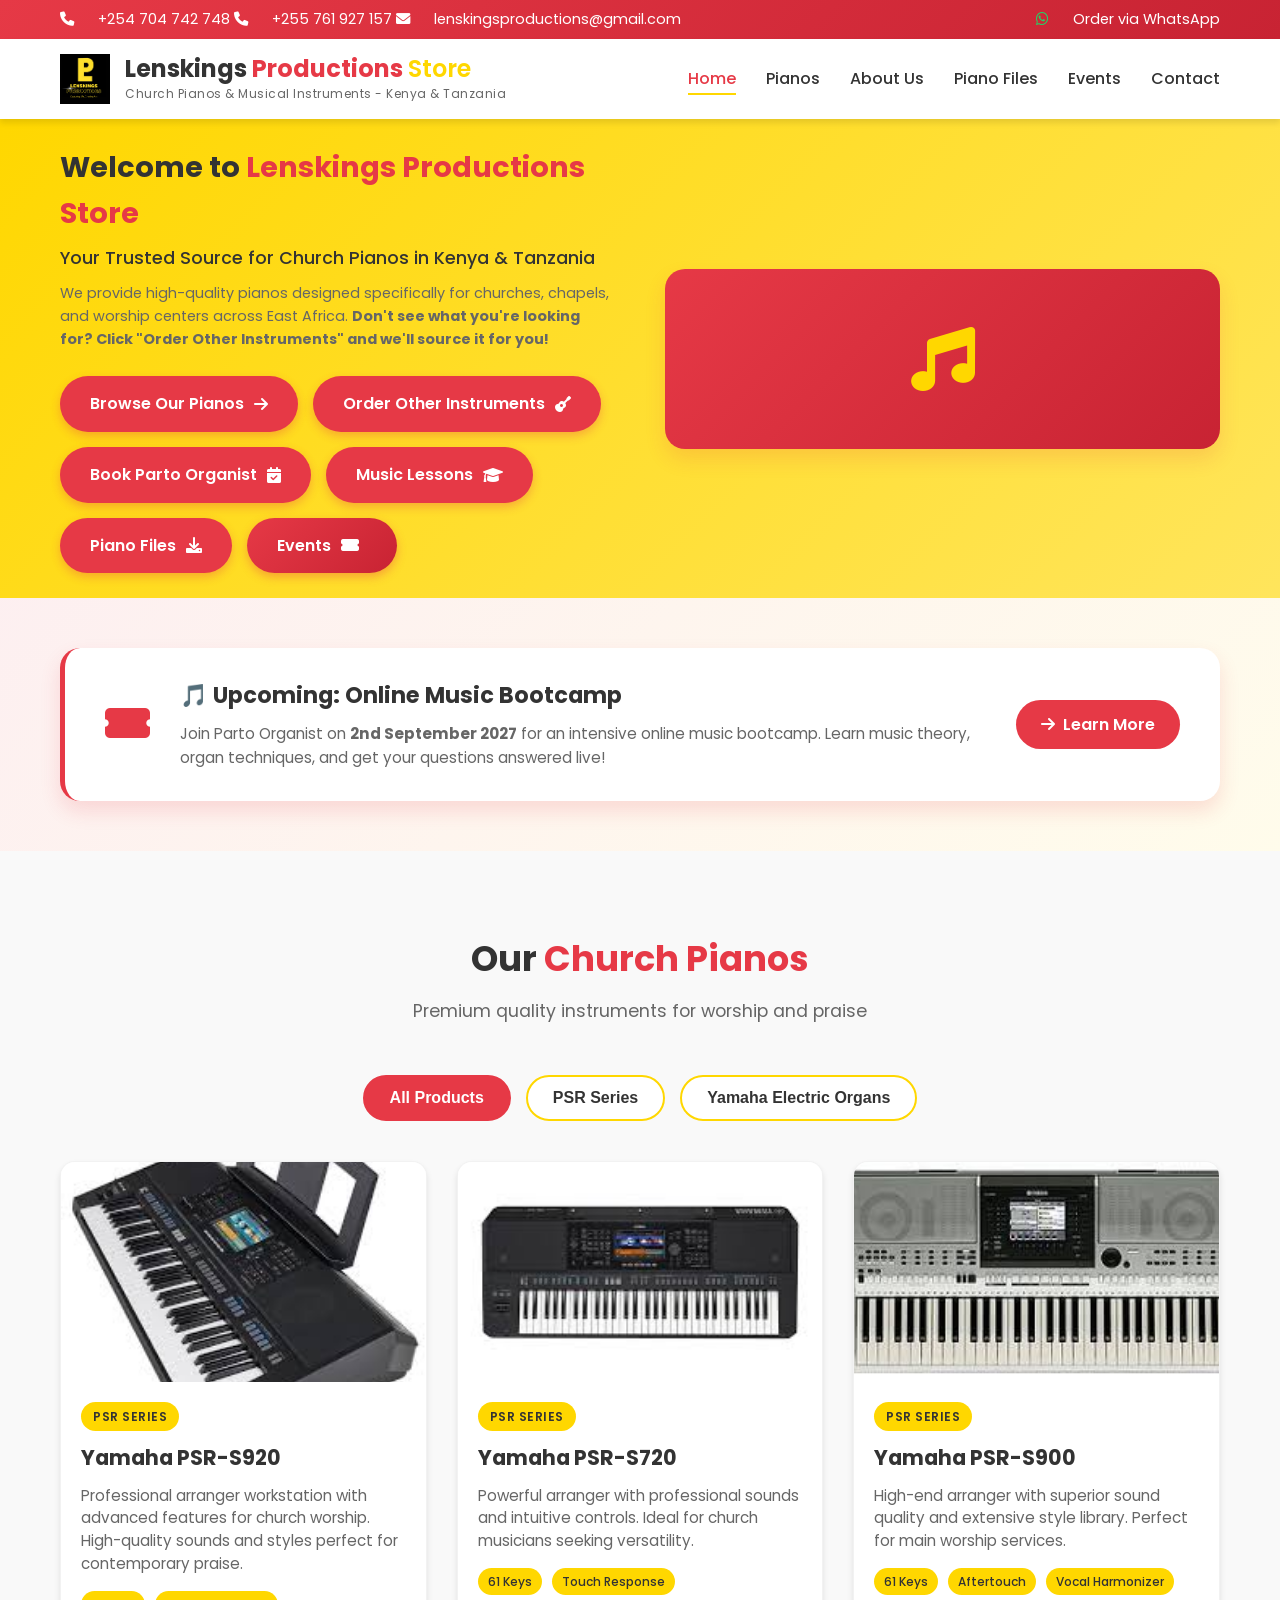
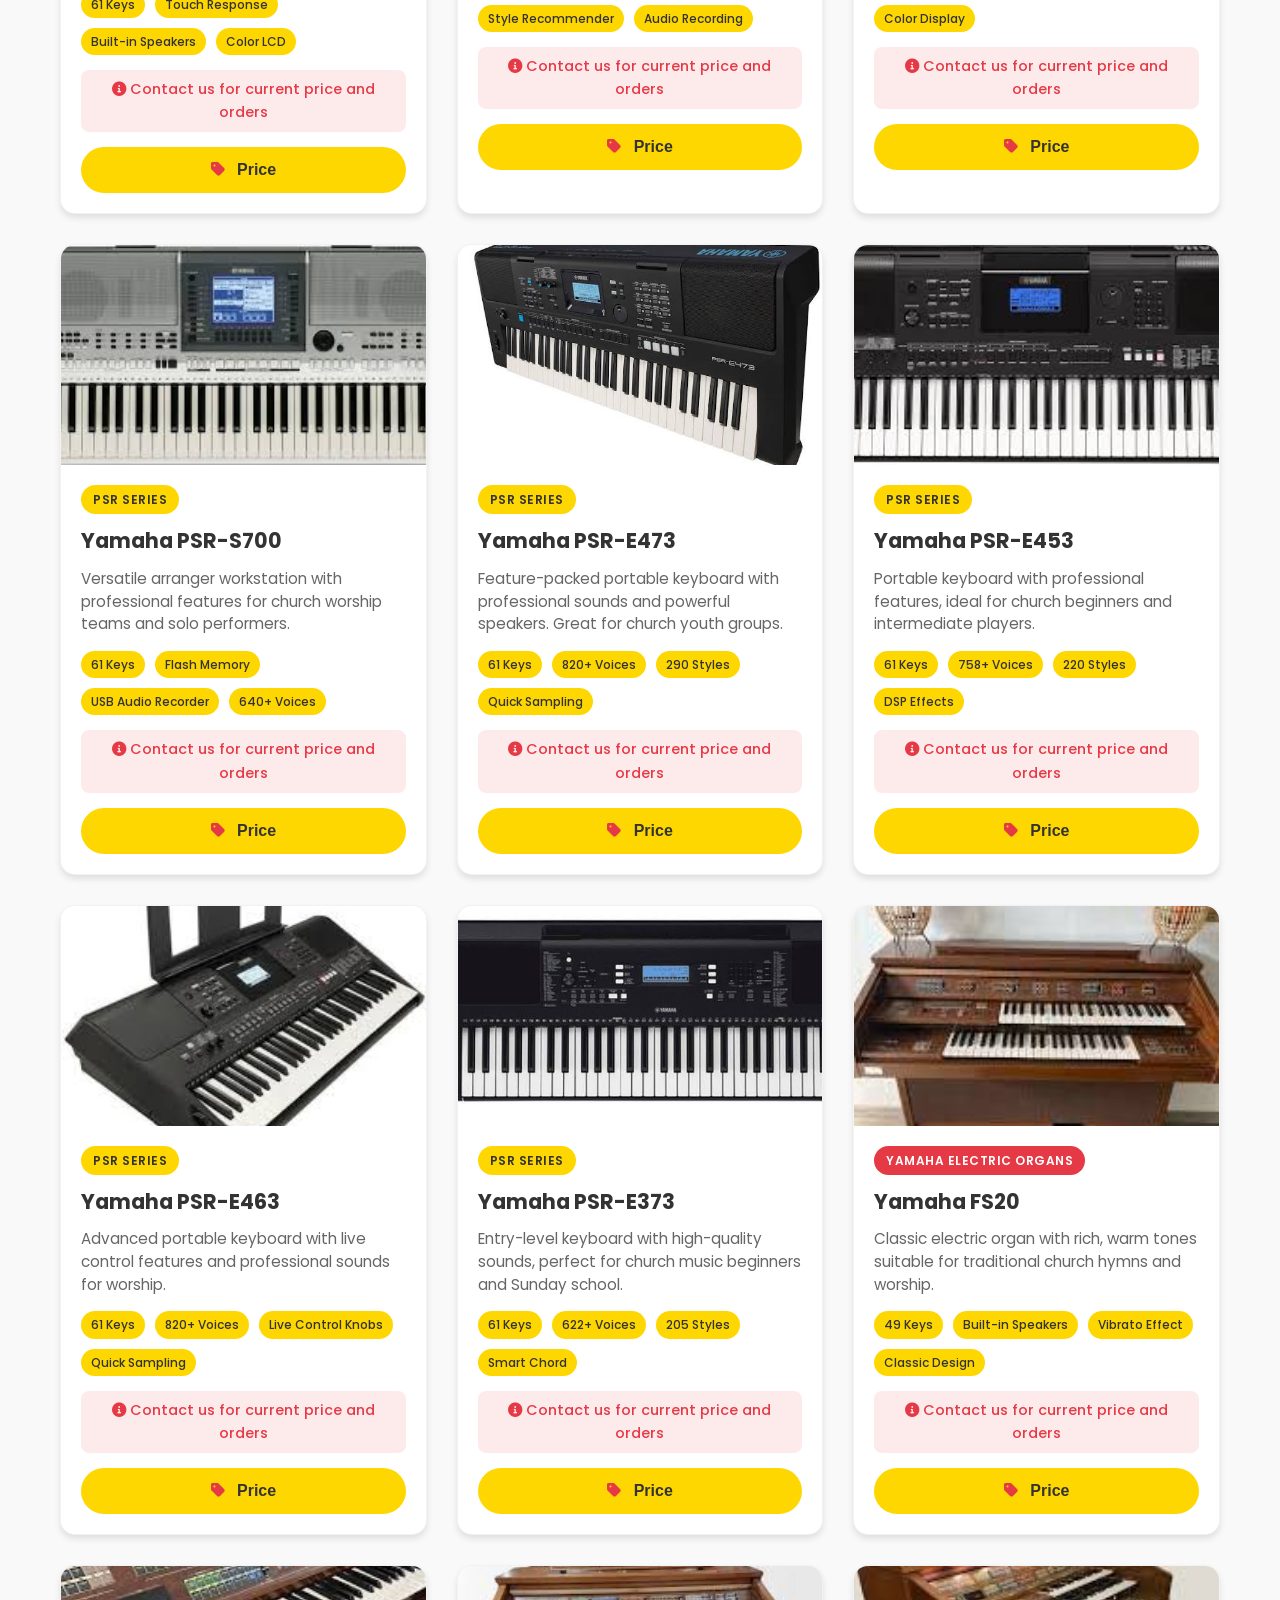
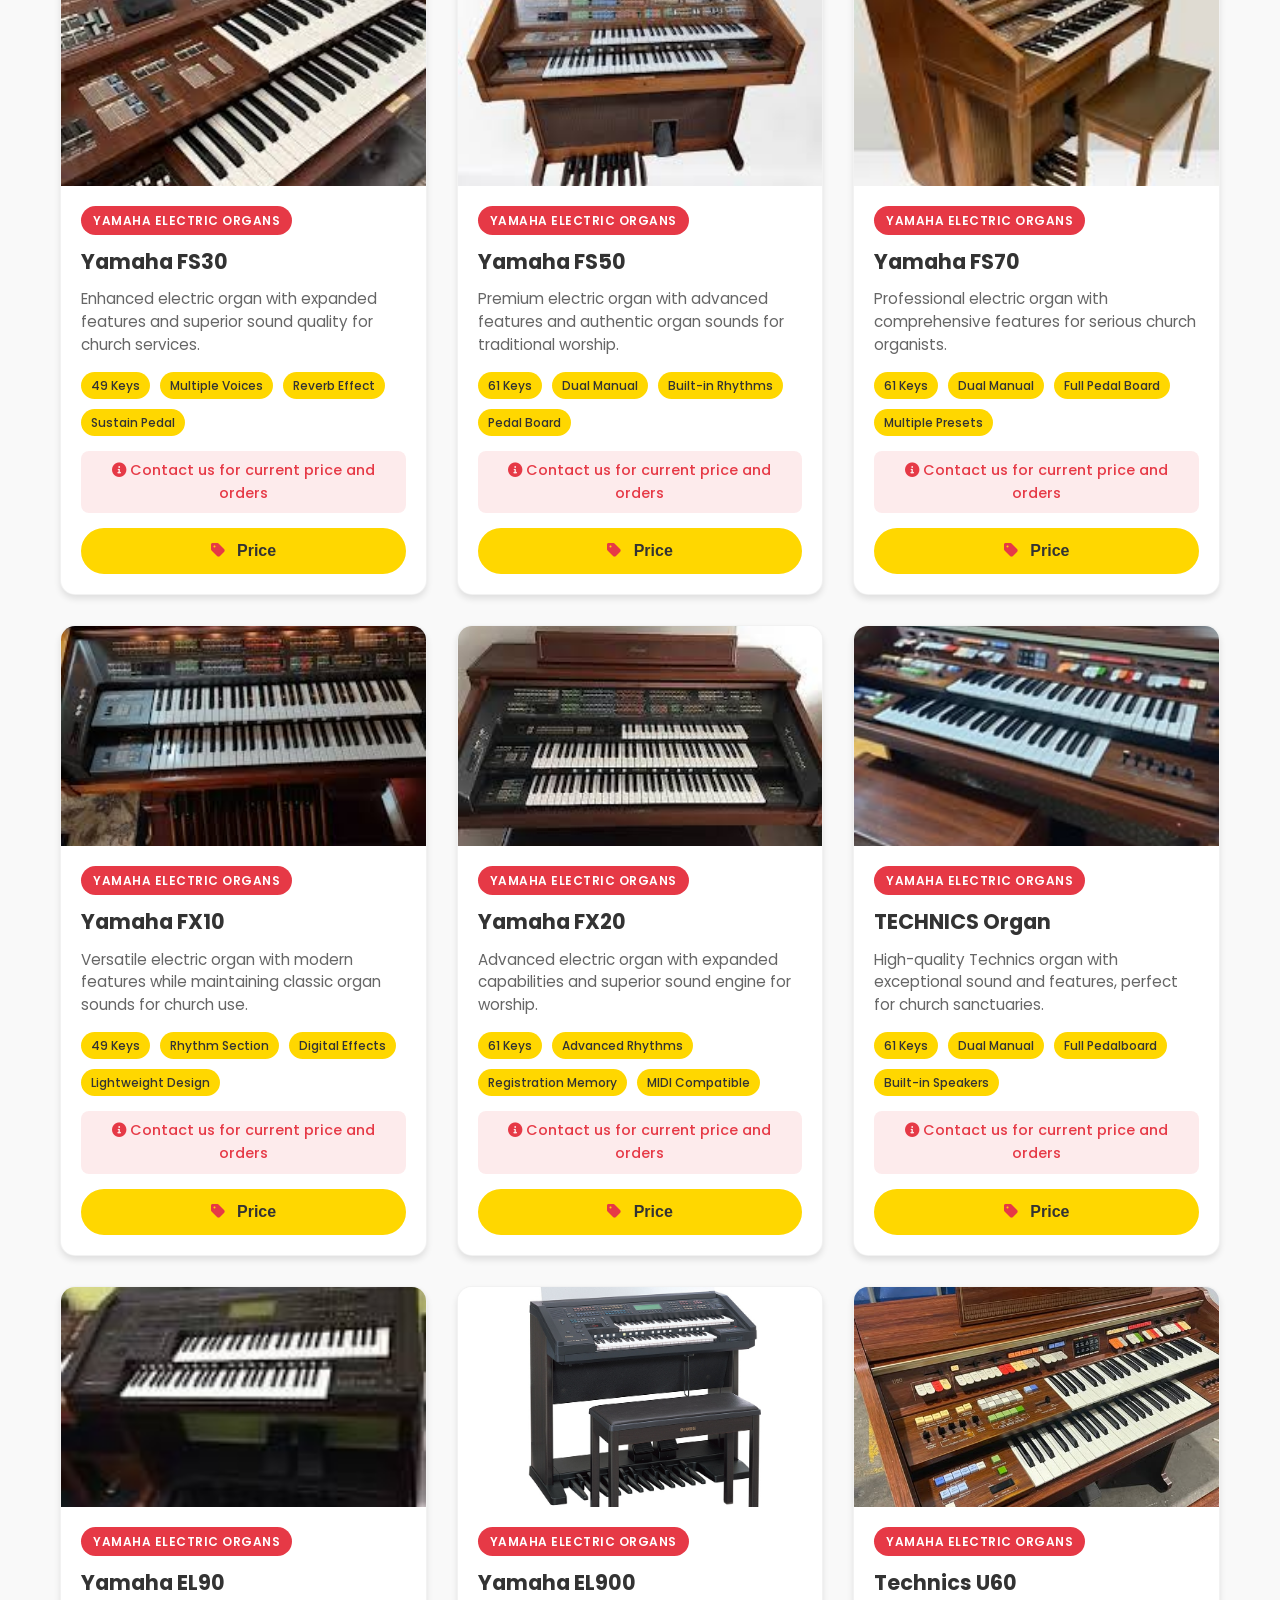
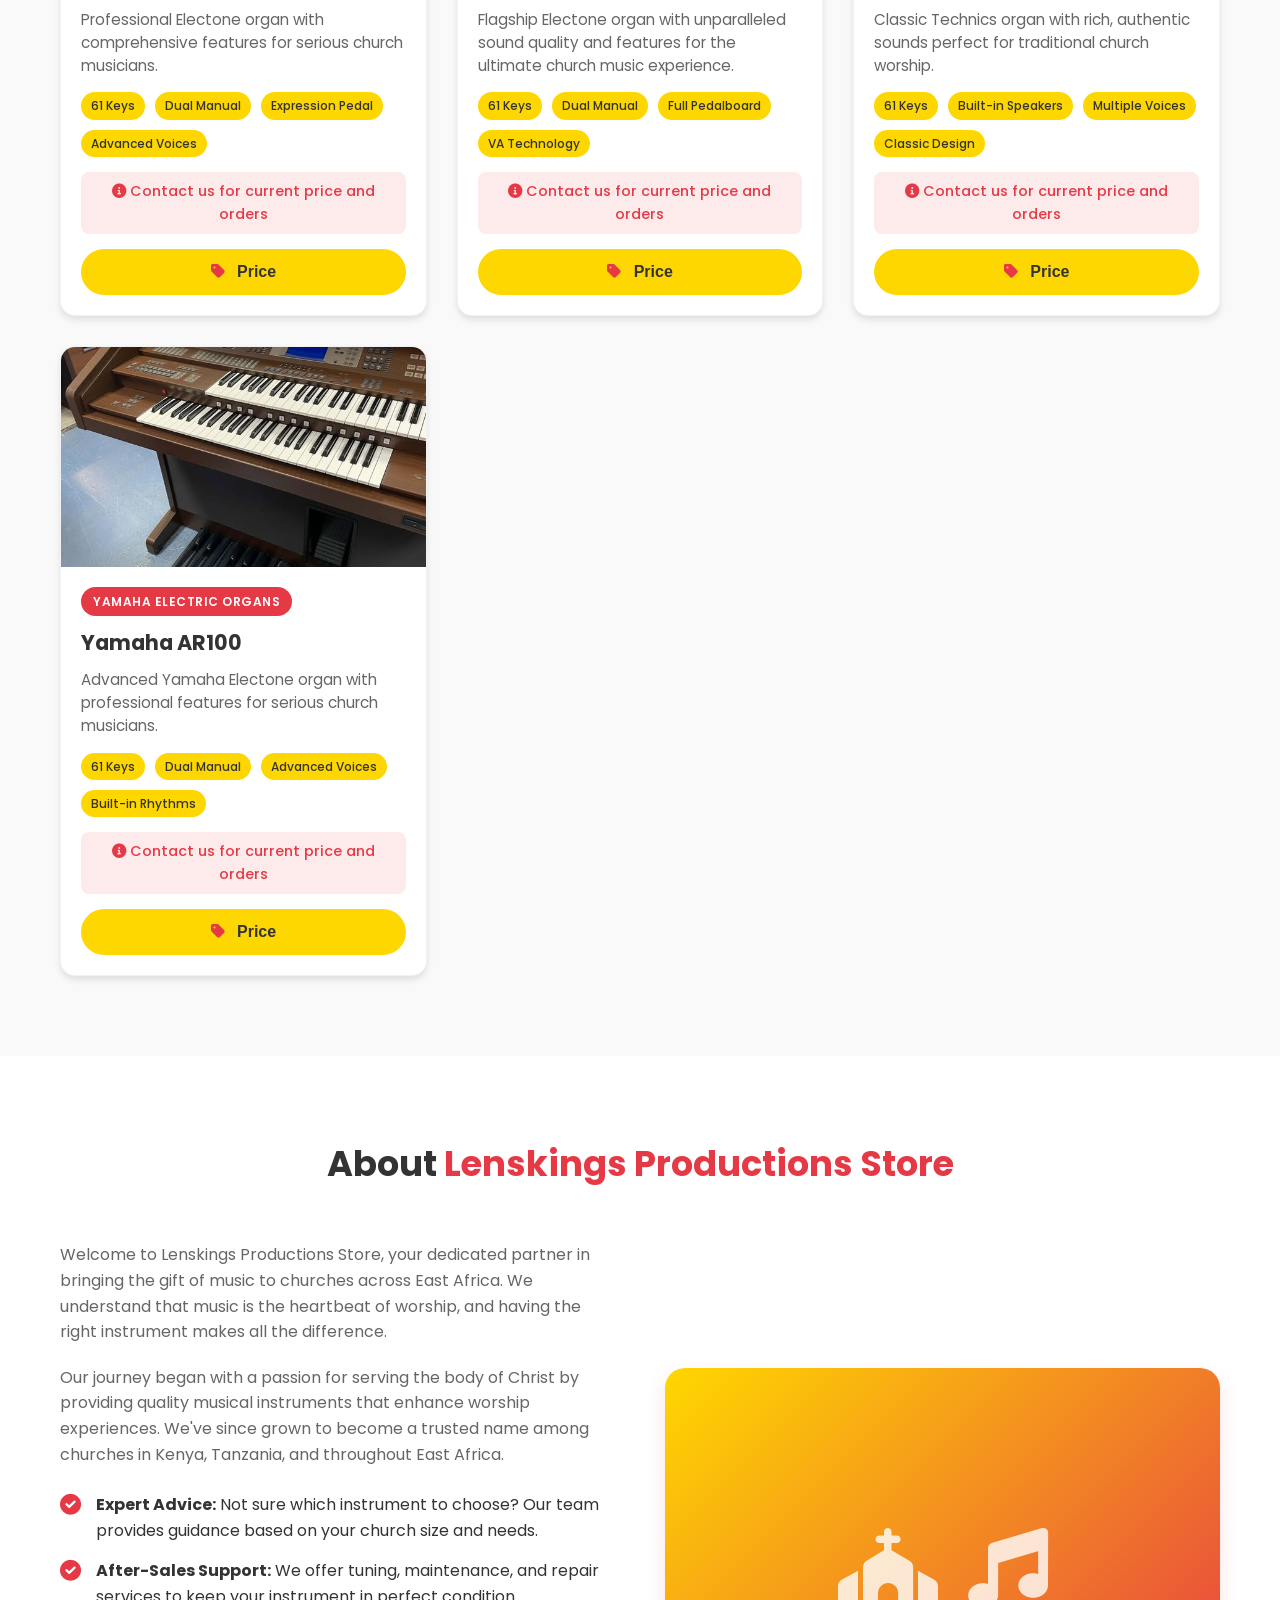
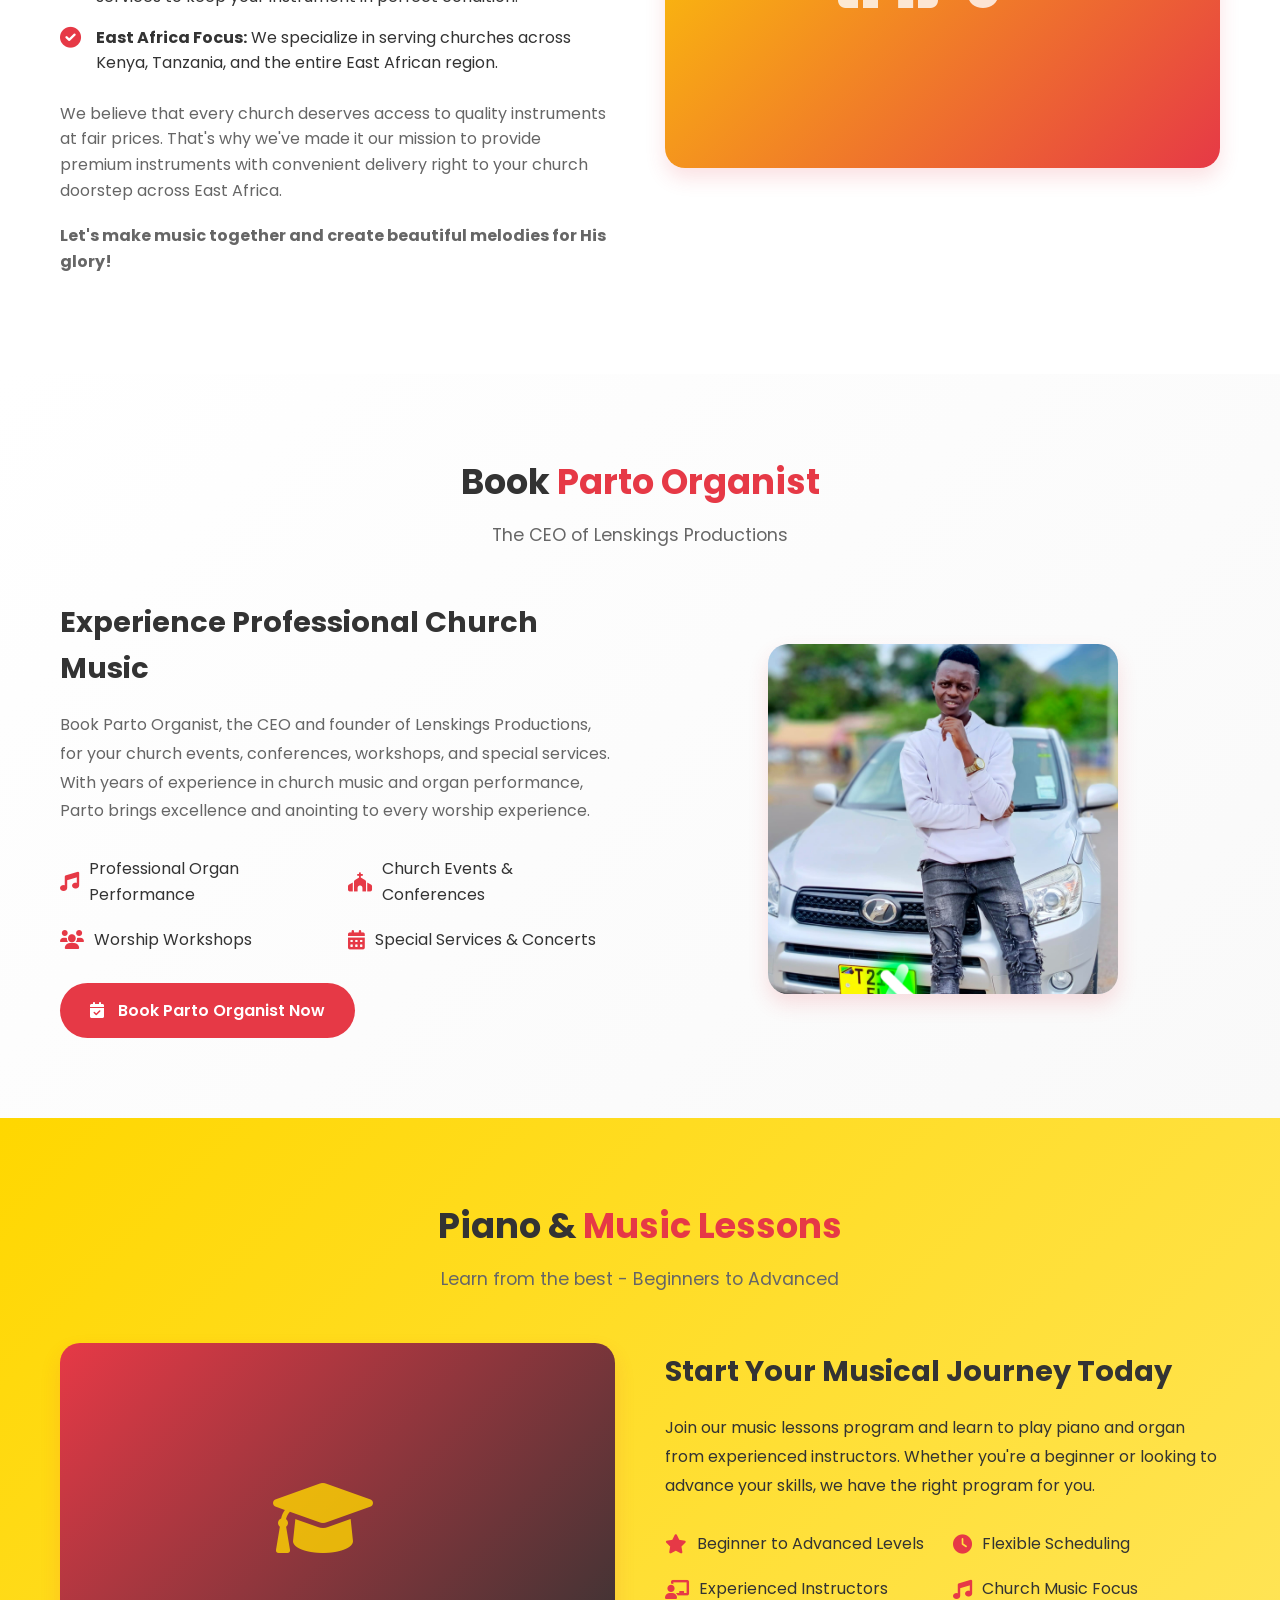
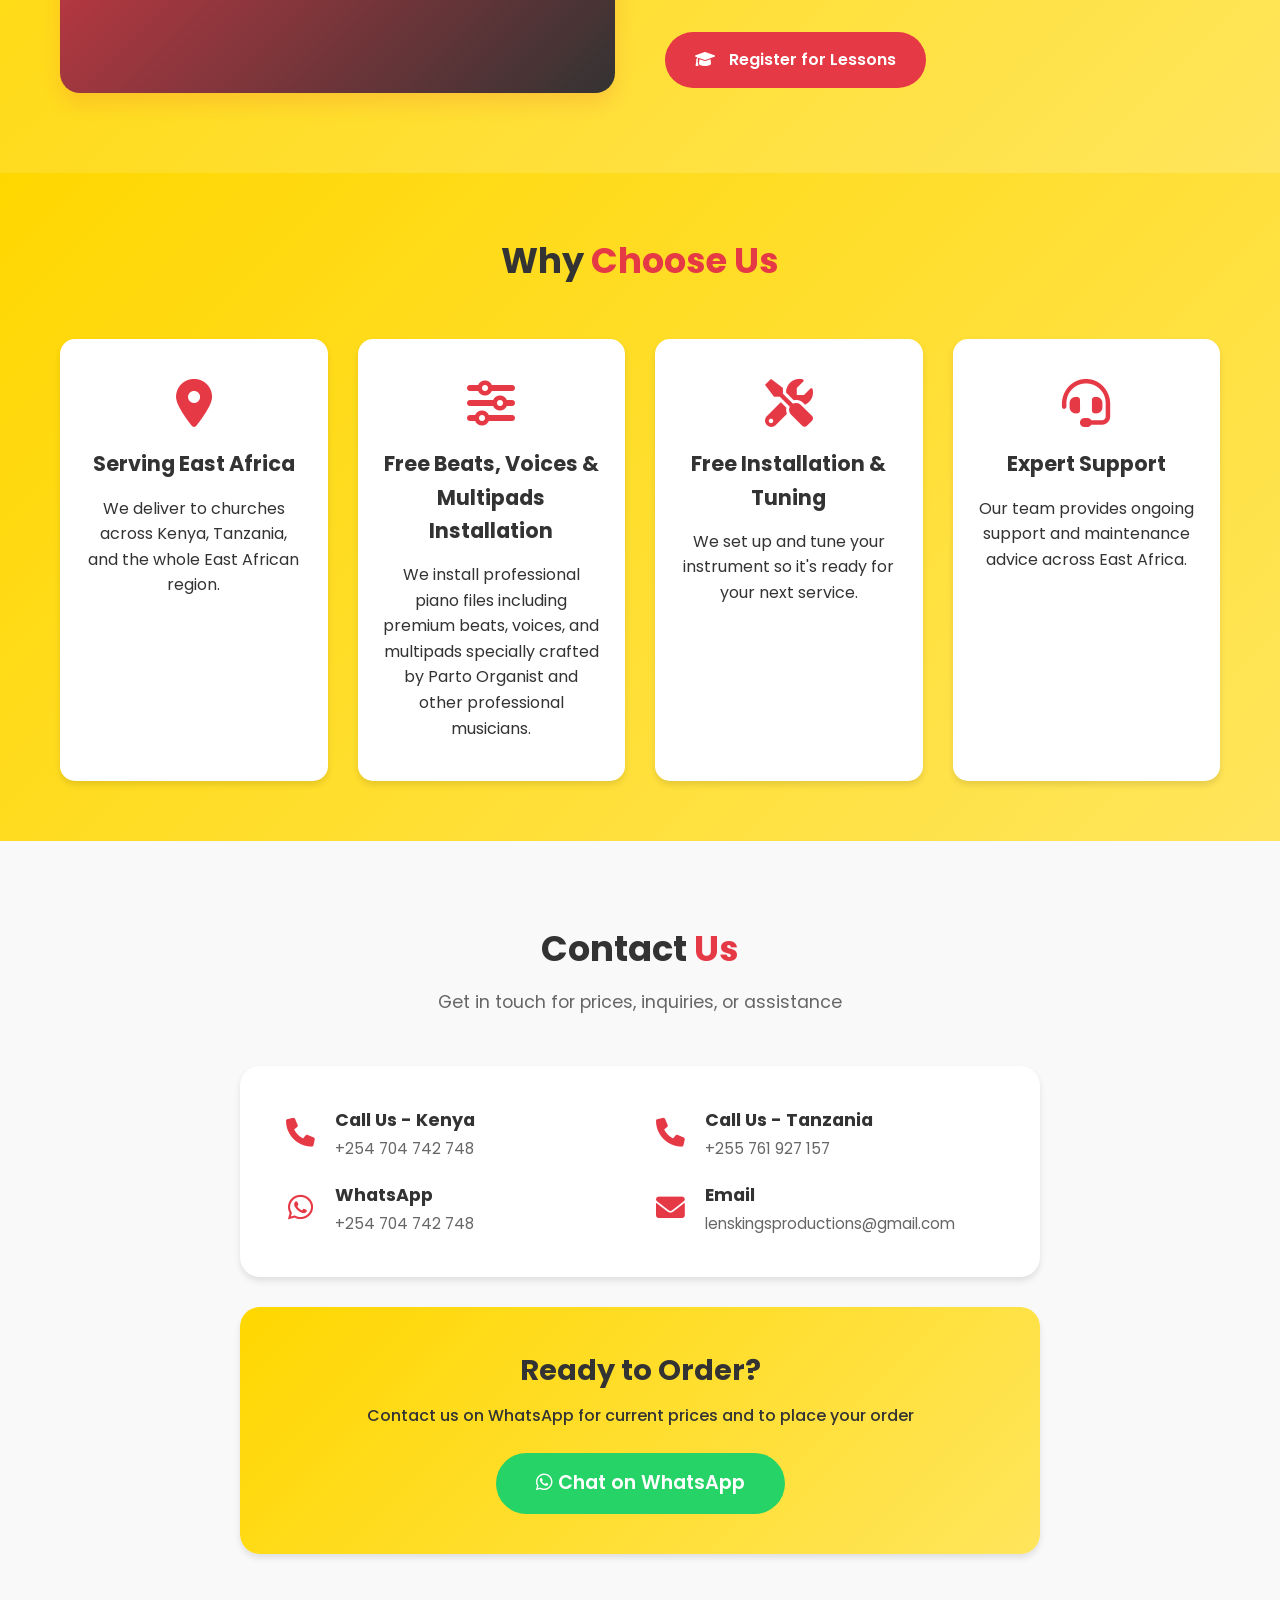
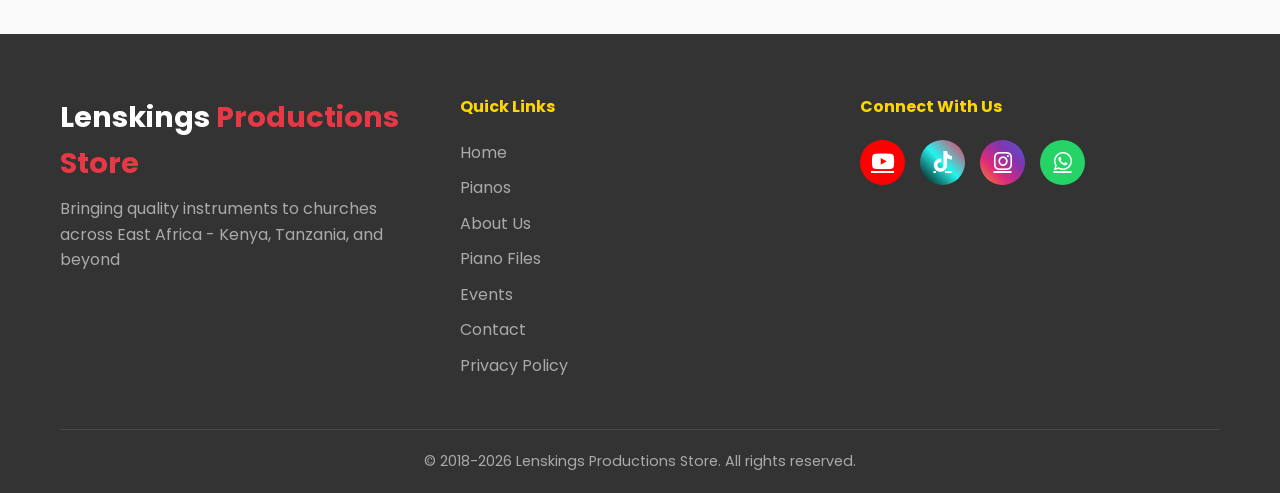
<file: index.html>
<!DOCTYPE html>
<html lang="en">
<head>
    <!-- Google tag (gtag.js) -->
    <script async src="https://www.googletagmanager.com/gtag/js?id=G-83EQJ033BP"></script>
    <script>
      window.dataLayer = window.dataLayer || [];
      function gtag(){dataLayer.push(arguments);}
      gtag('js', new Date());
      gtag('config', 'G-83EQJ033BP');
    </script>
    <meta charset="UTF-8">
    <meta name="viewport" content="width=device-width, initial-scale=1.0">
    <title>Lenskings Productions Store - Church Pianos Kenya & Tanzania</title>

    <!-- Meta Description for SEO -->
    <meta name="description" content="Lenskings Productions Store: Your trusted source for church pianos in Kenya and Tanzania. Shop Yamaha PSR series, electric organs, music lessons, and production services in Nairobi & Eldoret. Contact us today!">

    <!-- Favicon -->
    <link rel="icon" type="image/png" href="images/logo.png">
    <link rel="shortcut icon" href="images/logo.png" type="image/x-icon">
    <link rel="apple-touch-icon" href="images/logo.png">

    <!-- CSS and Fonts -->
    <link rel="stylesheet" href="styles.css">
    <link rel="preconnect" href="https://fonts.googleapis.com">
    <link rel="preconnect" href="https://fonts.gstatic.com" crossorigin>
    <link href="https://fonts.googleapis.com/css2?family=Poppins:wght@300;400;500;600;700&display=swap" rel="stylesheet">
    <link rel="stylesheet" href="https://cdnjs.cloudflare.com/ajax/libs/font-awesome/6.0.0/css/all.min.css">
</head>
<body>

    <!-- ==============================
         HEADER
    =============================== -->
    <header>
        <div class="top-bar">
            <div class="container">
                <div class="contact-info">
                    <i class="fas fa-phone"></i> <a href="tel:+254704742748">+254 704 742 748</a>
                    <i class="fas fa-phone"></i> <a href="tel:+255761927157">+255 761 927 157</a>
                    <i class="fas fa-envelope"></i> <a href="mailto:lenskingsproductions@gmail.com">lenskingsproductions@gmail.com</a>
                </div>
                <div class="whatsapp-header">
                    <i class="fab fa-whatsapp"></i> <a href="https://wa.me/254704742748">Order via WhatsApp</a>
                </div>
            </div>
        </div>

        <nav class="main-nav">
            <div class="container">
                <div class="logo">
                    <img src="images/logo.png" alt="Lenskings Productions Store Logo" class="logo-img">
                    <div class="logo-text">
                        <h1>Lenskings <span>Productions</span> <span class="store">Store</span></h1>
                        <p class="tagline">Church Pianos & Musical Instruments - Kenya & Tanzania</p>
                    </div>
                </div>
                <ul class="nav-menu">
                    <li><a href="#home" class="active">Home</a></li>
                    <li><a href="#pianos">Pianos</a></li>
                    <li><a href="#about">About Us</a></li>
                    <li><a href="pianofiles.html">Piano Files</a></li>
                    <li><a href="events.html">Events</a></li>
                    <li><a href="#contact">Contact</a></li>
                </ul>
                <div class="mobile-menu">
                    <i class="fas fa-bars"></i>
                </div>
            </div>
        </nav>
    </header>

    <!-- ==============================
         HERO SECTION
    =============================== -->
    <section id="home" class="hero extra-compact-hero">
        <div class="container">
            <div class="hero-content">
                <h1>Welcome to <span class="highlight">Lenskings Productions Store</span></h1>
                <h2>Your Trusted Source for Church Pianos in Kenya & Tanzania</h2>
                <p>We provide high-quality pianos designed specifically for churches, chapels, and worship centers across East Africa. <strong>Don't see what you're looking for? Click "Order Other Instruments" and we'll source it for you!</strong></p>
                <div class="hero-buttons">
                    <a href="#pianos" class="btn-primary">Browse Our Pianos <i class="fas fa-arrow-right"></i></a>
                    <a href="https://wa.me/254704742748?text=Hello!%20I%20would%20like%20to%20order%20a%20musical%20instrument%20that%20is%20not%20listed%20on%20your%20website.%0A%0AInstrument%20I%20need:%20________%0A%0ABudget:%20________%0A%0ALocation:%20________%0A%0APlease%20let%20me%20know%20if%20you%20can%20source%20it%20for%20me.%20Thank%20you!" class="btn-primary btn-order-other">Order Other Instruments <i class="fas fa-guitar"></i></a>
                    <a href="#booking" class="btn-primary btn-booking-hero">Book Parto Organist <i class="fas fa-calendar-check"></i></a>
                    <a href="#lessons" class="btn-primary btn-lessons-hero">Music Lessons <i class="fas fa-graduation-cap"></i></a>
                    <a href="pianofiles.html" class="btn-primary btn-files-hero">Piano Files <i class="fas fa-download"></i></a>
                    <a href="events.html" class="btn-primary btn-events-hero">Events <i class="fas fa-ticket-alt"></i></a>
                </div>
            </div>
            <div class="hero-image">
                <div class="placeholder-image">
                    <i class="fas fa-music"></i>
                </div>
            </div>
        </div>
    </section>

    <!-- ==============================
         UPCOMING EVENT TEASER
    =============================== -->
    <section class="event-teaser">
        <div class="container">
            <div class="teaser-content">
                <div class="teaser-icon">
                    <i class="fas fa-ticket-alt"></i>
                </div>
                <div class="teaser-text">
                    <h3>🎵 Upcoming: Online Music Bootcamp</h3>
                    <p>Join Parto Organist on <strong>2nd September 2027</strong> for an intensive online music bootcamp. Learn music theory, organ techniques, and get your questions answered live!</p>
                </div>
                <a href="events.html" class="btn-teaser">
                    <i class="fas fa-arrow-right"></i> Learn More
                </a>
            </div>
        </div>
    </section>

    <!-- ==============================
         PIANOS SECTION
    =============================== -->
    <section id="pianos" class="pianos">
        <div class="container">
            <div class="section-header">
                <h2>Our <span class="highlight">Church Pianos</span></h2>
                <p>Premium quality instruments for worship and praise</p>
            </div>
            <div class="piano-grid" id="pianoGrid">
                <!-- Piano products loaded via JavaScript -->
            </div>
        </div>
    </section>

    <!-- ==============================
         ABOUT US SECTION
    =============================== -->
    <section id="about" class="about">
        <div class="container">
            <div class="section-header">
                <h2>About <span class="highlight">Lenskings Productions Store</span></h2>
            </div>
            <div class="about-content">
                <div class="about-text">
                    <p>Welcome to Lenskings Productions Store, your dedicated partner in bringing the gift of music to churches across East Africa. We understand that music is the heartbeat of worship, and having the right instrument makes all the difference.</p>

                    <p>Our journey began with a passion for serving the body of Christ by providing quality musical instruments that enhance worship experiences. We've since grown to become a trusted name among churches in Kenya, Tanzania, and throughout East Africa.</p>

                    <div class="about-features">
                        <div class="about-feature">
                            <i class="fas fa-check-circle" style="color: var(--accent-red);"></i>
                            <span><strong>Expert Advice:</strong> Not sure which instrument to choose? Our team provides guidance based on your church size and needs.</span>
                        </div>
                        <div class="about-feature">
                            <i class="fas fa-check-circle" style="color: var(--accent-red);"></i>
                            <span><strong>After-Sales Support:</strong> We offer tuning, maintenance, and repair services to keep your instrument in perfect condition.</span>
                        </div>
                        <div class="about-feature">
                            <i class="fas fa-check-circle" style="color: var(--accent-red);"></i>
                            <span><strong>East Africa Focus:</strong> We specialize in serving churches across Kenya, Tanzania, and the entire East African region.</span>
                        </div>
                    </div>

                    <p>We believe that every church deserves access to quality instruments at fair prices. That's why we've made it our mission to provide premium instruments with convenient delivery right to your church doorstep across East Africa.</p>

                    <p><strong>Let's make music together and create beautiful melodies for His glory!</strong></p>
                </div>
                <div class="about-image">
                    <div class="placeholder-about">
                        <i class="fas fa-church"></i>
                        <i class="fas fa-music"></i>
                    </div>
                </div>
            </div>
        </div>
    </section>

    <!-- ==============================
         BOOK PARTO ORGANIST SECTION
    =============================== -->
    <section id="booking" class="booking">
        <div class="container">
            <div class="section-header">
                <h2>Book <span class="highlight">Parto Organist</span></h2>
                <p>The CEO of Lenskings Productions</p>
            </div>
            <div class="booking-content">
                <div class="booking-text">
                    <h3>Experience Professional Church Music</h3>
                    <p>Book Parto Organist, the CEO and founder of Lenskings Productions, for your church events, conferences, workshops, and special services. With years of experience in church music and organ performance, Parto brings excellence and anointing to every worship experience.</p>
                    <div class="booking-features">
                        <div class="booking-feature">
                            <i class="fas fa-music"></i>
                            <span>Professional Organ Performance</span>
                        </div>
                        <div class="booking-feature">
                            <i class="fas fa-church"></i>
                            <span>Church Events & Conferences</span>
                        </div>
                        <div class="booking-feature">
                            <i class="fas fa-users"></i>
                            <span>Worship Workshops</span>
                        </div>
                        <div class="booking-feature">
                            <i class="fas fa-calendar-alt"></i>
                            <span>Special Services & Concerts</span>
                        </div>
                    </div>
                    <a href="https://docs.google.com/forms/d/1zW2tt58ddyvR6tMr9ozby9ydVKm88HX9p7O1Y558EBo/edit" target="_blank" class="btn-booking">
                        <i class="fas fa-calendar-check"></i> Book Parto Organist Now
                    </a>
                </div>
                <div class="booking-image">
                    <img src="images/parto.jpeg" alt="Parto Organist - CEO of Lenskings Productions" class="booking-img">
                </div>
            </div>
        </div>
    </section>

    <!-- ==============================
         MUSIC LESSONS SECTION
    =============================== -->
    <section id="lessons" class="lessons">
        <div class="container">
            <div class="section-header">
                <h2>Piano & <span class="highlight">Music Lessons</span></h2>
                <p>Learn from the best - Beginners to Advanced</p>
            </div>
            <div class="lessons-content">
                <div class="lessons-image">
                    <div class="placeholder-lessons">
                        <i class="fas fa-graduation-cap"></i>
                        <i class="fas fa-piano"></i>
                    </div>
                </div>
                <div class="lessons-text">
                    <h3>Start Your Musical Journey Today</h3>
                    <p>Join our music lessons program and learn to play piano and organ from experienced instructors. Whether you're a beginner or looking to advance your skills, we have the right program for you.</p>
                    <div class="lessons-features">
                        <div class="lessons-feature">
                            <i class="fas fa-star"></i>
                            <span>Beginner to Advanced Levels</span>
                        </div>
                        <div class="lessons-feature">
                            <i class="fas fa-clock"></i>
                            <span>Flexible Scheduling</span>
                        </div>
                        <div class="lessons-feature">
                            <i class="fas fa-chalkboard-teacher"></i>
                            <span>Experienced Instructors</span>
                        </div>
                        <div class="lessons-feature">
                            <i class="fas fa-music"></i>
                            <span>Church Music Focus</span>
                        </div>
                    </div>
                    <a href="https://docs.google.com/forms/d/1bIB5qer_RB_17KhSGbKVcJ6S6JVPwe4a1lDN9fhIsoQ/edit" target="_blank" class="btn-lessons">
                        <i class="fas fa-graduation-cap"></i> Register for Lessons
                    </a>
                </div>
            </div>
        </div>
    </section>

    <!-- ==============================
         WHY CHOOSE US
    =============================== -->
    <section class="why-choose">
        <div class="container">
            <div class="section-header">
                <h2>Why <span class="highlight">Choose Us</span></h2>
            </div>
            <div class="benefits-grid">
                <div class="benefit-card">
                    <i class="fas fa-map-marker-alt"></i>
                    <h3>Serving East Africa</h3>
                    <p>We deliver to churches across Kenya, Tanzania, and the whole East African region.</p>
                </div>
                <div class="benefit-card">
                    <i class="fas fa-sliders-h"></i>
                    <h3>Free Beats, Voices & Multipads Installation</h3>
                    <p>We install professional piano files including premium beats, voices, and multipads specially crafted by Parto Organist and other professional musicians.</p>
                </div>
                <div class="benefit-card">
                    <i class="fas fa-tools"></i>
                    <h3>Free Installation & Tuning</h3>
                    <p>We set up and tune your instrument so it's ready for your next service.</p>
                </div>
                <div class="benefit-card">
                    <i class="fas fa-headset"></i>
                    <h3>Expert Support</h3>
                    <p>Our team provides ongoing support and maintenance advice across East Africa.</p>
                </div>
            </div>
        </div>
    </section>

    <!-- ==============================
         CONTACT SECTION
    =============================== -->
    <section id="contact" class="contact">
        <div class="container">
            <div class="section-header">
                <h2>Contact <span class="highlight">Us</span></h2>
                <p>Get in touch for prices, inquiries, or assistance</p>
            </div>
            <div class="contact-content">
                <div class="contact-info-box">
                    <div class="contact-item">
                        <i class="fas fa-phone"></i>
                        <div>
                            <h3>Call Us - Kenya</h3>
                            <p><a href="tel:+254704742748">+254 704 742 748</a></p>
                        </div>
                    </div>
                    <div class="contact-item">
                        <i class="fas fa-phone"></i>
                        <div>
                            <h3>Call Us - Tanzania</h3>
                            <p><a href="tel:+255761927157">+255 761 927 157</a></p>
                        </div>
                    </div>
                    <div class="contact-item">
                        <i class="fab fa-whatsapp"></i>
                        <div>
                            <h3>WhatsApp</h3>
                            <p><a href="https://wa.me/254704742748">+254 704 742 748</a></p>
                        </div>
                    </div>
                    <div class="contact-item">
                        <i class="fas fa-envelope"></i>
                        <div>
                            <h3>Email</h3>
                            <p><a href="mailto:lenskingsproductions@gmail.com">lenskingsproductions@gmail.com</a></p>
                        </div>
                    </div>
                </div>
                <div class="cta-whatsapp">
                    <h3>Ready to Order?</h3>
                    <p>Contact us on WhatsApp for current prices and to place your order</p>
                    <a href="https://wa.me/254704742748" class="btn-whatsapp-large">
                        <i class="fab fa-whatsapp"></i> Chat on WhatsApp
                    </a>
                </div>
            </div>
        </div>
    </section>

    <!-- ==============================
         FOOTER
    =============================== -->
    <footer>
        <div class="container">
            <div class="footer-content">
                <div class="footer-logo">
                    <h3>Lenskings <span>Productions</span> <span class="store">Store</span></h3>
                    <p>Bringing quality instruments to churches across East Africa - Kenya, Tanzania, and beyond</p>
                </div>
                <div class="footer-links">
                    <h4>Quick Links</h4>
                    <ul>
                        <li><a href="#home">Home</a></li>
                        <li><a href="#pianos">Pianos</a></li>
                        <li><a href="#about">About Us</a></li>
                        <li><a href="pianofiles.html">Piano Files</a></li>
                        <li><a href="events.html">Events</a></li>
                        <li><a href="#contact">Contact</a></li>
                        <li><a href="privacy.html">Privacy Policy</a></li>
                    </ul>
                </div>
                <div class="footer-social">
                    <h4>Connect With Us</h4>
                    <div class="social-icons">
                        <a href="https://www.youtube.com/@lenskingsproductions" target="_blank" class="social-youtube"><i class="fab fa-youtube"></i></a>
                        <a href="https://www.tiktok.com/@lenskingsproductions" target="_blank" class="social-tiktok"><i class="fab fa-tiktok"></i></a>
                        <a href="https://www.instagram.com/parto_organist/" target="_blank" class="social-instagram"><i class="fab fa-instagram"></i></a>
                        <a href="https://wa.me/254704742748" target="_blank" class="social-whatsapp"><i class="fab fa-whatsapp"></i></a>
                    </div>
                </div>
            </div>
            <div class="footer-bottom">
                <p>© 2018-2026 Lenskings Productions Store. All rights reserved.</p>
            </div>
        </div>
    </footer>

    <script src="script.js"></script>
</body>
</html>
</file>
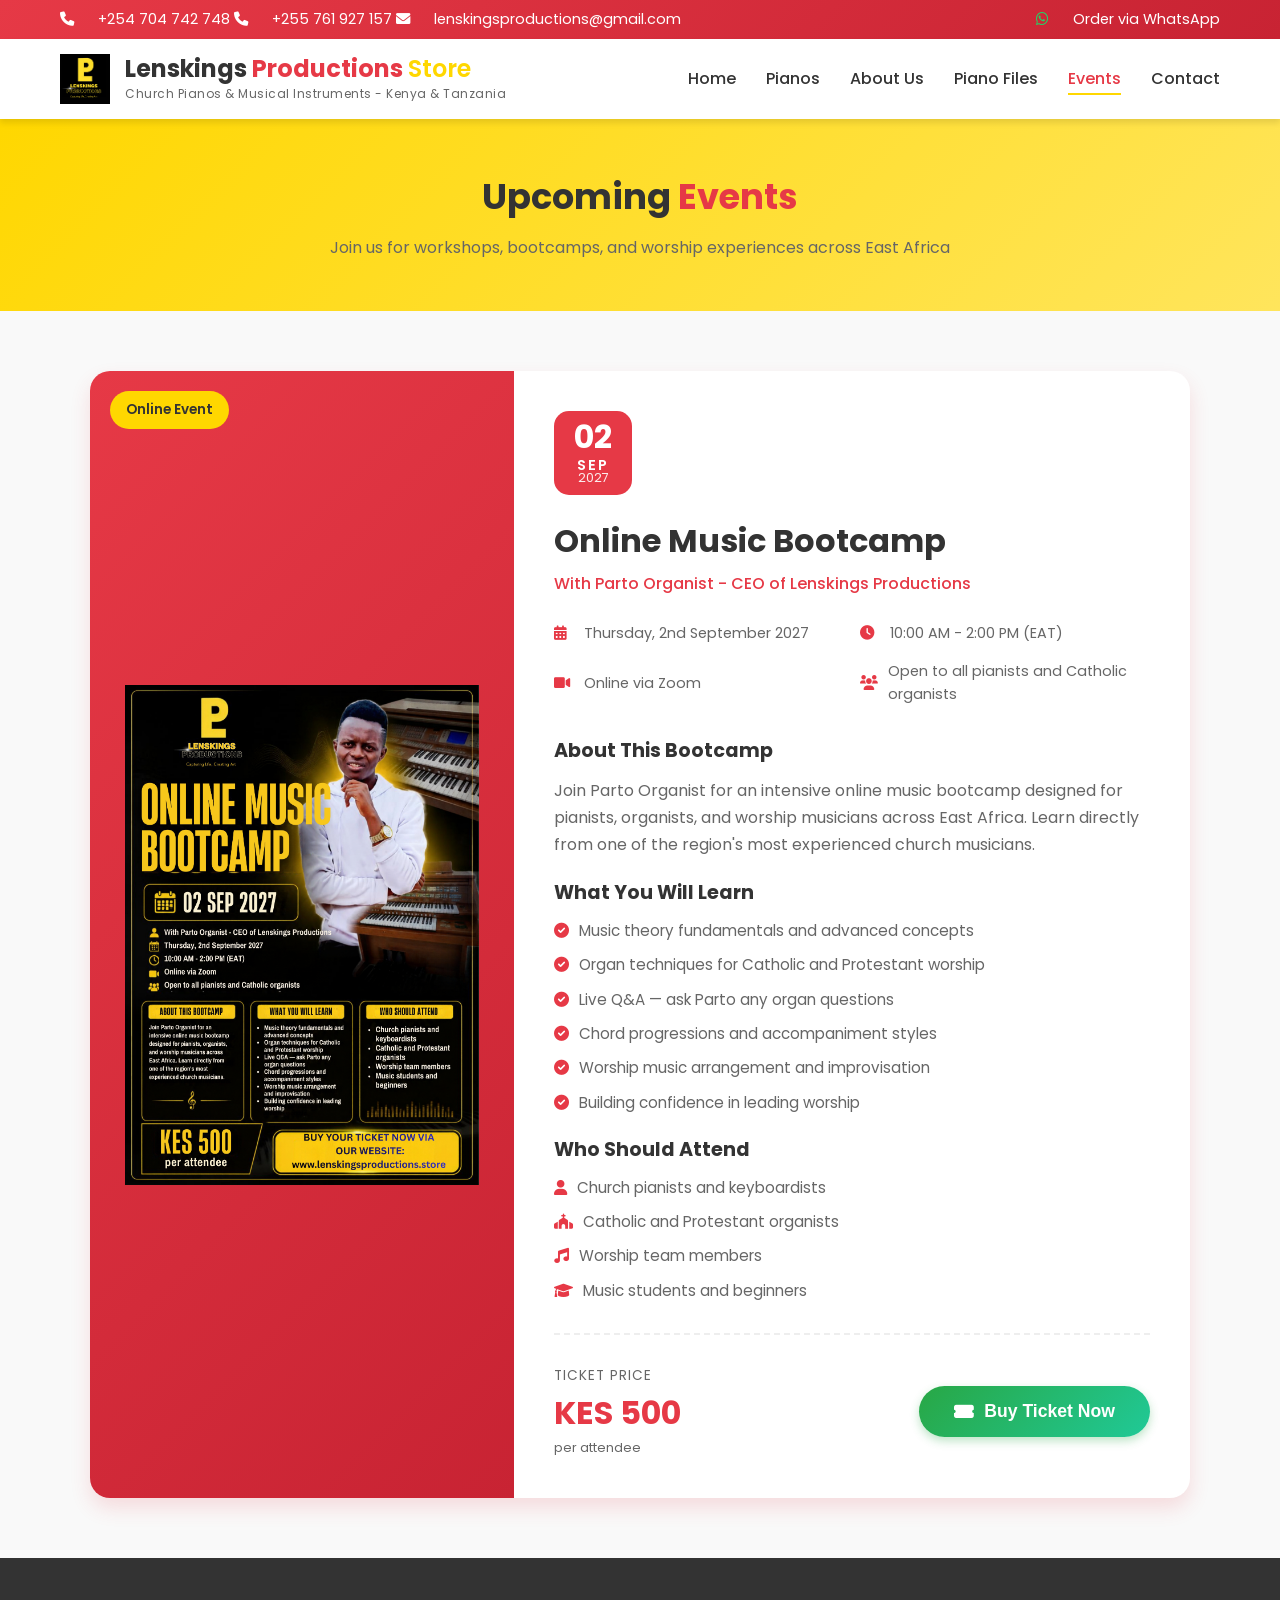
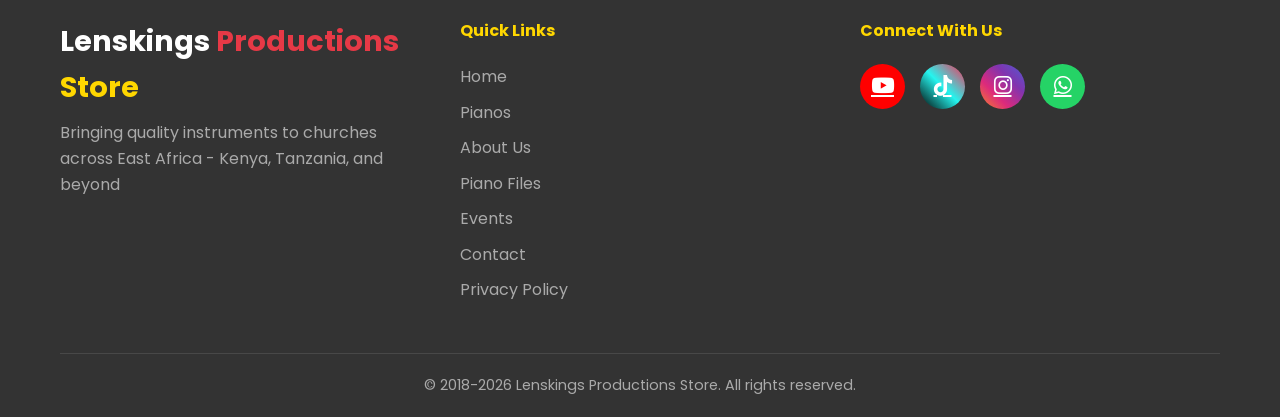
<file: events.html>
<!DOCTYPE html>
<html lang="en">
<head>
    <meta charset="UTF-8">
    <meta name="viewport" content="width=device-width, initial-scale=1.0">
    <title>Online Music Bootcamp - Lenskings Productions Store</title>
    <meta name="description" content="Join Parto Organist for an Online Music Bootcamp on 2nd September 2027. Learn music theory, organ techniques, and get your questions answered live. Tickets KES 500.">
    
    <link rel="icon" type="image/png" href="images/logo.png">
    <link rel="shortcut icon" href="images/logo.png" type="image/x-icon">
    <link rel="apple-touch-icon" href="images/logo.png">
    
    <link rel="stylesheet" href="styles.css">
    <link rel="stylesheet" href="events.css">
    <link rel="preconnect" href="https://fonts.googleapis.com">
    <link rel="preconnect" href="https://fonts.gstatic.com" crossorigin>
    <link href="https://fonts.googleapis.com/css2?family=Poppins:wght@300;400;500;600;700&display=swap" rel="stylesheet">
    <link rel="stylesheet" href="https://cdnjs.cloudflare.com/ajax/libs/font-awesome/6.0.0/css/all.min.css">
    
    <!-- Paystack Inline JS -->
    <script src="https://js.paystack.co/v1/inline.js"></script>
    <!-- Stripe JS -->
    <script src="https://js.stripe.com/v3/"></script>
</head>
<body>

    <!-- HEADER -->
    <header>
        <div class="top-bar">
            <div class="container">
                <div class="contact-info">
                    <i class="fas fa-phone"></i> <a href="tel:+254704742748">+254 704 742 748</a>
                    <i class="fas fa-phone"></i> <a href="tel:+255761927157">+255 761 927 157</a>
                    <i class="fas fa-envelope"></i> <a href="mailto:lenskingsproductions@gmail.com">lenskingsproductions@gmail.com</a>
                </div>
                <div class="whatsapp-header">
                    <i class="fab fa-whatsapp"></i> <a href="https://wa.me/254704742748">Order via WhatsApp</a>
                </div>
            </div>
        </div>
        <nav class="main-nav">
            <div class="container">
                <div class="logo">
                    <img src="images/logo.png" alt="Lenskings Productions Store Logo" class="logo-img">
                    <div class="logo-text">
                        <h1>Lenskings <span>Productions</span> <span class="store">Store</span></h1>
                        <p class="tagline">Church Pianos & Musical Instruments - Kenya & Tanzania</p>
                    </div>
                </div>
                <ul class="nav-menu">
                    <li><a href="index.html">Home</a></li>
                    <li><a href="index.html#pianos">Pianos</a></li>
                    <li><a href="index.html#about">About Us</a></li>
                    <li><a href="pianofiles.html">Piano Files</a></li>
                    <li><a href="events.html" class="active">Events</a></li>
                    <li><a href="index.html#contact">Contact</a></li>
                </ul>
                <div class="mobile-menu"><i class="fas fa-bars"></i></div>
            </div>
        </nav>
    </header>

    <!-- EVENTS HERO -->
    <section class="events-hero">
        <div class="container">
            <h1>Upcoming <span class="highlight">Events</span></h1>
            <p>Join us for workshops, bootcamps, and worship experiences across East Africa</p>
        </div>
    </section>

    <!-- SINGLE EVENT -->
    <section class="events-section">
        <div class="container">
            <div class="event-card">
                <div class="event-poster">
                    <img src="images/bootcamp-poster.jpg" alt="Online Music Bootcamp with Parto Organist" onerror="this.src='images/logo.png'">
                    <div class="event-badge">Online Event</div>
                </div>
                
                <div class="event-details">
                    <div class="event-date-badge">
                        <span class="day">02</span>
                        <span class="month">SEP</span>
                        <span class="year">2027</span>
                    </div>
                    
                    <h2>Online Music Bootcamp</h2>
                    <p class="event-subtitle">With Parto Organist - CEO of Lenskings Productions</p>
                    
                    <div class="event-meta">
                        <div class="meta-item"><i class="fas fa-calendar-alt"></i><span>Thursday, 2nd September 2027</span></div>
                        <div class="meta-item"><i class="fas fa-clock"></i><span>10:00 AM - 2:00 PM (EAT)</span></div>
                        <div class="meta-item"><i class="fas fa-video"></i><span>Online via Zoom</span></div>
                        <div class="meta-item"><i class="fas fa-users"></i><span>Open to all pianists and Catholic organists</span></div>
                    </div>
                    
                    <div class="event-description">
                        <h3>About This Bootcamp</h3>
                        <p>Join Parto Organist for an intensive online music bootcamp designed for pianists, organists, and worship musicians across East Africa. Learn directly from one of the region's most experienced church musicians.</p>
                        
                        <h3>What You Will Learn</h3>
                        <ul class="event-topics">
                            <li><i class="fas fa-check-circle"></i> Music theory fundamentals and advanced concepts</li>
                            <li><i class="fas fa-check-circle"></i> Organ techniques for Catholic and Protestant worship</li>
                            <li><i class="fas fa-check-circle"></i> Live Q&A — ask Parto any organ questions</li>
                            <li><i class="fas fa-check-circle"></i> Chord progressions and accompaniment styles</li>
                            <li><i class="fas fa-check-circle"></i> Worship music arrangement and improvisation</li>
                            <li><i class="fas fa-check-circle"></i> Building confidence in leading worship</li>
                        </ul>
                        
                        <h3>Who Should Attend</h3>
                        <ul class="event-topics">
                            <li><i class="fas fa-user"></i> Church pianists and keyboardists</li>
                            <li><i class="fas fa-church"></i> Catholic and Protestant organists</li>
                            <li><i class="fas fa-music"></i> Worship team members</li>
                            <li><i class="fas fa-graduation-cap"></i> Music students and beginners</li>
                        </ul>
                    </div>
                    
                    <div class="ticket-section">
                        <div class="ticket-price">
                            <span class="price-label">Ticket Price</span>
                            <span class="price-amount">KES 500</span>
                            <span class="price-note">per attendee</span>
                        </div>
                        <button class="btn-ticket" onclick="openTicketPopup()">
                            <i class="fas fa-ticket-alt"></i> Buy Ticket Now
                        </button>
                    </div>
                </div>
            </div>
        </div>
    </section>

  <!-- PAYMENT MODAL -->
<div id="ticketModal" class="modal">
    <div class="modal-content payment-modal-content">
        <span class="close" onclick="closeTicketPopup()">&times;</span>
        
        <div class="modal-header">
            <i class="fas fa-ticket-alt"></i>
            <h2>Buy Your Ticket</h2>
            <p class="modal-subtitle">Online Music Bootcamp — 2nd Sept 2027</p>
        </div>
        
        <div class="modal-body">
            <div class="payment-price">KES 500</div>
            <p class="payment-description">Choose your preferred payment method</p>

            <!-- PAYMENT METHODS (visible immediately) -->
            <div class="pay-methods-list">

                <!-- M-PESA -->
                <div class="pay-method-wrapper">
                    <button class="pay-method-btn mpesa-btn" onclick="toggleForm('mpesaForm')">
                        <div class="btn-icon"><i class="fas fa-mobile-alt"></i></div>
                        <div class="btn-text">
                            <span>Pay with M-Pesa</span>
                            <small>Fast & secure via Paystack</small>
                        </div>
                        <i class="fas fa-chevron-down btn-arrow"></i>
                    </button>

                    <div id="mpesaForm" class="slide-form">
                        <div class="form-group">
                            <label><i class="fas fa-user"></i> Full Name</label>
                            <input type="text" id="mpesaName" placeholder="e.g. Parto Organist">
                        </div>
                        <div class="form-group">
                            <label><i class="fas fa-envelope"></i> Email Address</label>
                            <input type="email" id="mpesaEmail" placeholder="you@example.com">
                        </div>
                        <div class="form-group">
                            <label><i class="fas fa-phone-alt"></i> M-Pesa Phone Number</label>
                            <input type="tel" id="mpesaPhone" placeholder="254704742748">
                            <small class="input-hint">Enter without spaces or +</small>
                        </div>
                        <button class="btn-pay-now mpesa-pay" onclick="payWithMpesa()">
                            <i class="fas fa-lock"></i> Pay KES 500 with M-Pesa
                        </button>
                    </div>
                </div>

                <!-- STRIPE -->
                <div class="pay-method-wrapper">
                    <button class="pay-method-btn stripe-btn" onclick="toggleForm('stripeForm')">
                        <div class="btn-icon"><i class="fas fa-credit-card"></i></div>
                        <div class="btn-text">
                            <span>Pay with Card</span>
                            <small>Visa, Mastercard via Stripe</small>
                        </div>
                        <i class="fas fa-chevron-down btn-arrow"></i>
                    </button>

                    <div id="stripeForm" class="slide-form">
                        <div class="form-group">
                            <label><i class="fas fa-user"></i> Full Name</label>
                            <input type="text" id="stripeName" placeholder="e.g. Parto Organist">
                        </div>
                        <div class="form-group">
                            <label><i class="fas fa-envelope"></i> Email Address</label>
                            <input type="email" id="stripeEmail" placeholder="you@example.com">
                        </div>
                        <div class="form-group">
                            <label><i class="fas fa-phone-alt"></i> Phone Number</label>
                            <input type="tel" id="stripePhone" placeholder="254704742748">
                        </div>
                        <button class="btn-pay-now stripe-pay" onclick="payWithStripe()">
                            <i class="fas fa-lock"></i> Pay KES 500 with Card
                        </button>
                    </div>
                </div>

                <!-- PAYPAL -->
                <div class="pay-method-wrapper">
                    <button class="pay-method-btn paypal-btn" onclick="toggleForm('paypalForm')">
                        <div class="btn-icon"><i class="fab fa-paypal"></i></div>
                        <div class="btn-text">
                            <span>Pay with PayPal</span>
                            <small>For international attendees</small>
                        </div>
                        <i class="fas fa-chevron-down btn-arrow"></i>
                    </button>

                    <div id="paypalForm" class="slide-form">
                        <div class="form-group">
                            <label><i class="fas fa-user"></i> Full Name</label>
                            <input type="text" id="paypalName" placeholder="e.g. Parto Organist">
                        </div>
                        <div class="form-group">
                            <label><i class="fas fa-envelope"></i> Email Address</label>
                            <input type="email" id="paypalEmail" placeholder="you@example.com">
                        </div>
                        <div class="form-group">
                            <label><i class="fas fa-phone-alt"></i> Phone Number</label>
                            <input type="tel" id="paypalPhone" placeholder="+254704742748">
                        </div>
                        <button class="btn-pay-now paypal-pay" onclick="payWithPaypal()">
                            <i class="fab fa-paypal"></i> Pay $5 USD with PayPal
                        </button>
                    </div>
                </div>

                <!-- MANUAL M-PESA -->
                <div class="pay-method-wrapper">
                    <button class="pay-method-btn manual-btn" onclick="toggleForm('manualForm')">
                        <div class="btn-icon"><i class="fas fa-hand-holding-usd"></i></div>
                        <div class="btn-text">
                            <span>Manual M-Pesa (WhatsApp)</span>
                            <small>Pay via Paybill & send screenshot</small>
                        </div>
                        <i class="fas fa-chevron-down btn-arrow"></i>
                    </button>

                    <div id="manualForm" class="slide-form">
                        <div class="form-group">
                            <label><i class="fas fa-user"></i> Full Name</label>
                            <input type="text" id="manualName" placeholder="e.g. Parto Organist">
                        </div>
                        <div class="form-group">
                            <label><i class="fas fa-envelope"></i> Email Address</label>
                            <input type="email" id="manualEmail" placeholder="you@example.com">
                        </div>
                        <div class="form-group">
                            <label><i class="fas fa-phone-alt"></i> Phone Number</label>
                            <input type="tel" id="manualPhone" placeholder="254704742748">
                        </div>
                        <button class="btn-pay-now manual-pay" onclick="manualMpesaPayment()">
                            <i class="fab fa-whatsapp"></i> Continue on WhatsApp
                        </button>
                    </div>
                </div>

            </div>
        </div>
    </div>
</div>
    <!-- FOOTER -->
    <footer>
        <div class="container">
            <div class="footer-content">
                <div class="footer-logo">
                    <h3>Lenskings <span>Productions</span> <span class="store">Store</span></h3>
                    <p>Bringing quality instruments to churches across East Africa - Kenya, Tanzania, and beyond</p>
                </div>
                <div class="footer-links">
                    <h4>Quick Links</h4>
                    <ul>
                        <li><a href="index.html">Home</a></li>
                        <li><a href="index.html#pianos">Pianos</a></li>
                        <li><a href="index.html#about">About Us</a></li>
                        <li><a href="pianofiles.html">Piano Files</a></li>
                        <li><a href="events.html">Events</a></li>
                        <li><a href="index.html#contact">Contact</a></li>
                        <li><a href="privacy.html">Privacy Policy</a></li>
                    </ul>
                </div>
                <div class="footer-social">
                    <h4>Connect With Us</h4>
                    <div class="social-icons">
                        <a href="https://www.youtube.com/@lenskingsproductions" target="_blank" class="social-youtube"><i class="fab fa-youtube"></i></a>
                        <a href="https://www.tiktok.com/@lenskingsproductions" target="_blank" class="social-tiktok"><i class="fab fa-tiktok"></i></a>
                        <a href="https://www.instagram.com/parto_organist/" target="_blank" class="social-instagram"><i class="fab fa-instagram"></i></a>
                        <a href="https://wa.me/254704742748" target="_blank" class="social-whatsapp"><i class="fab fa-whatsapp"></i></a>
                    </div>
                </div>
            </div>
            <div class="footer-bottom">
                <p>© 2018-2026 Lenskings Productions Store. All rights reserved.</p>
            </div>
        </div>
    </footer>

    <script src="events.js"></script>
</body>
</html>
</file>
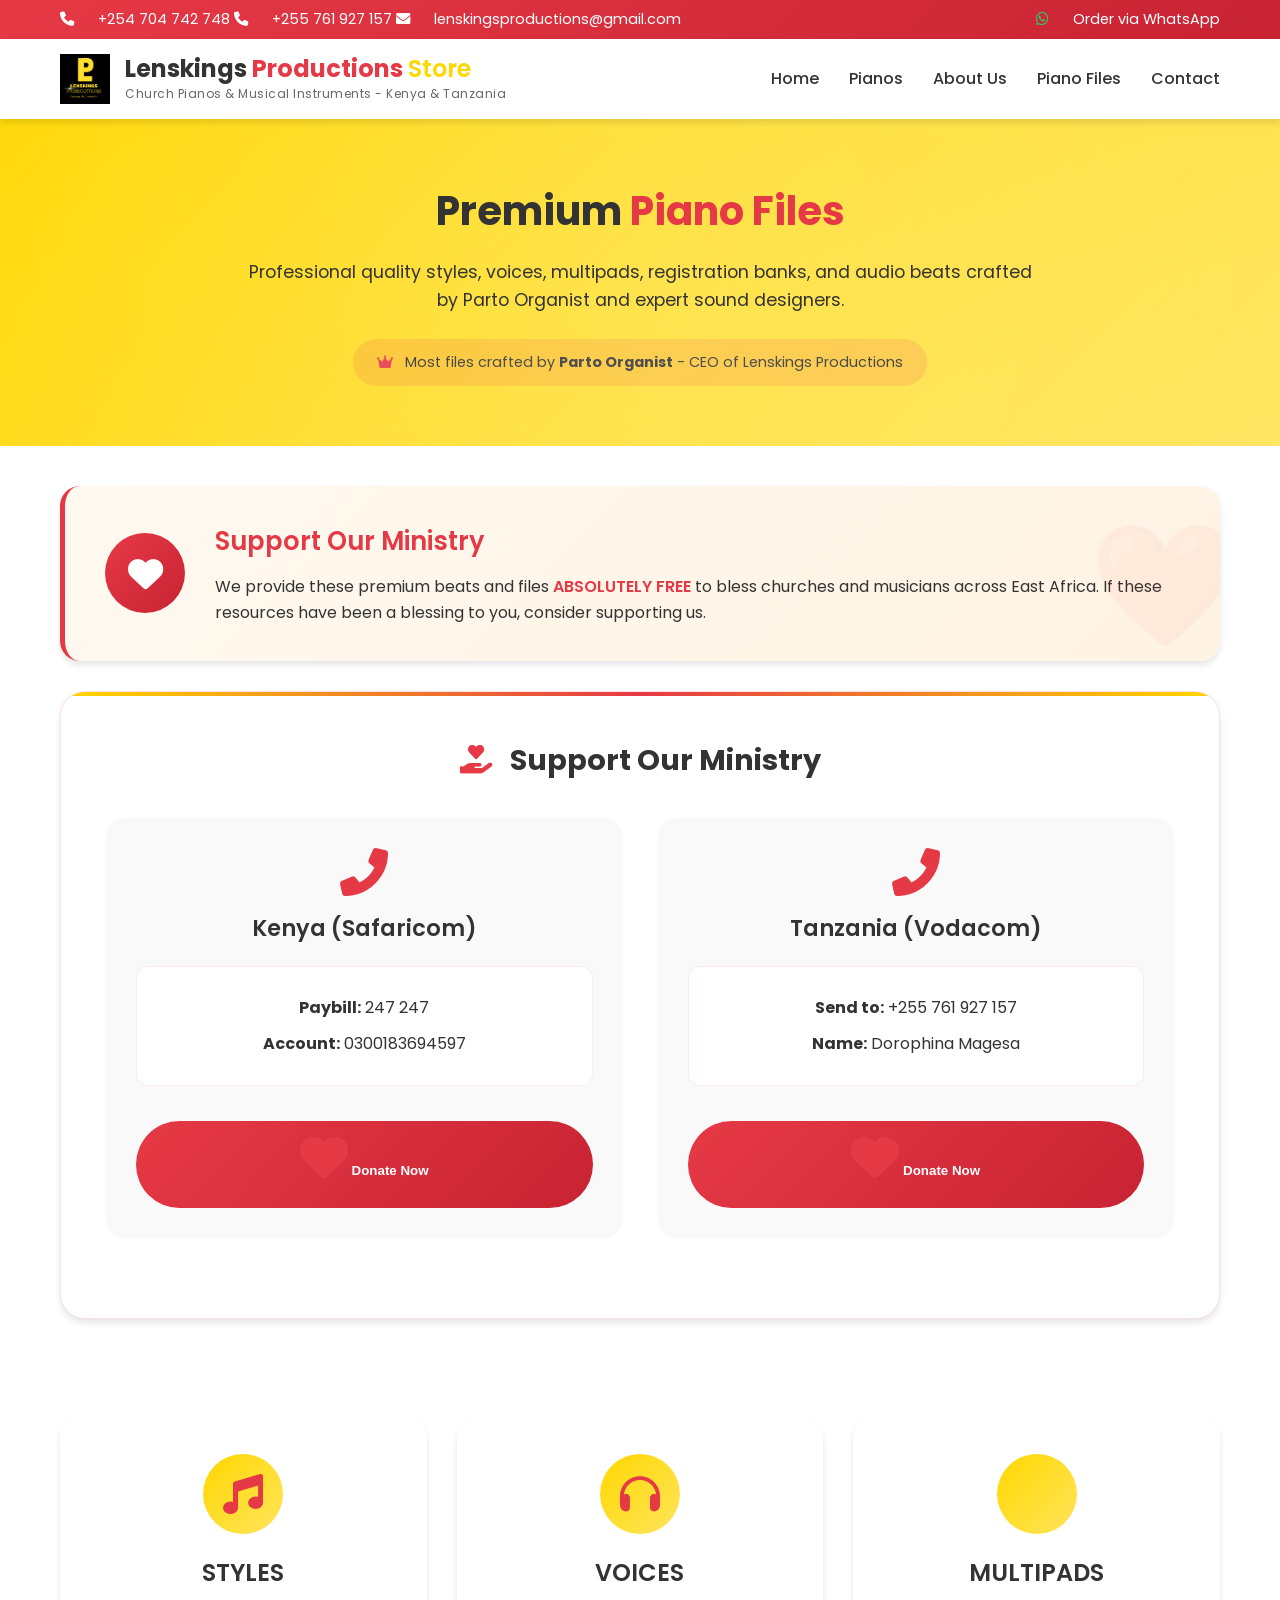
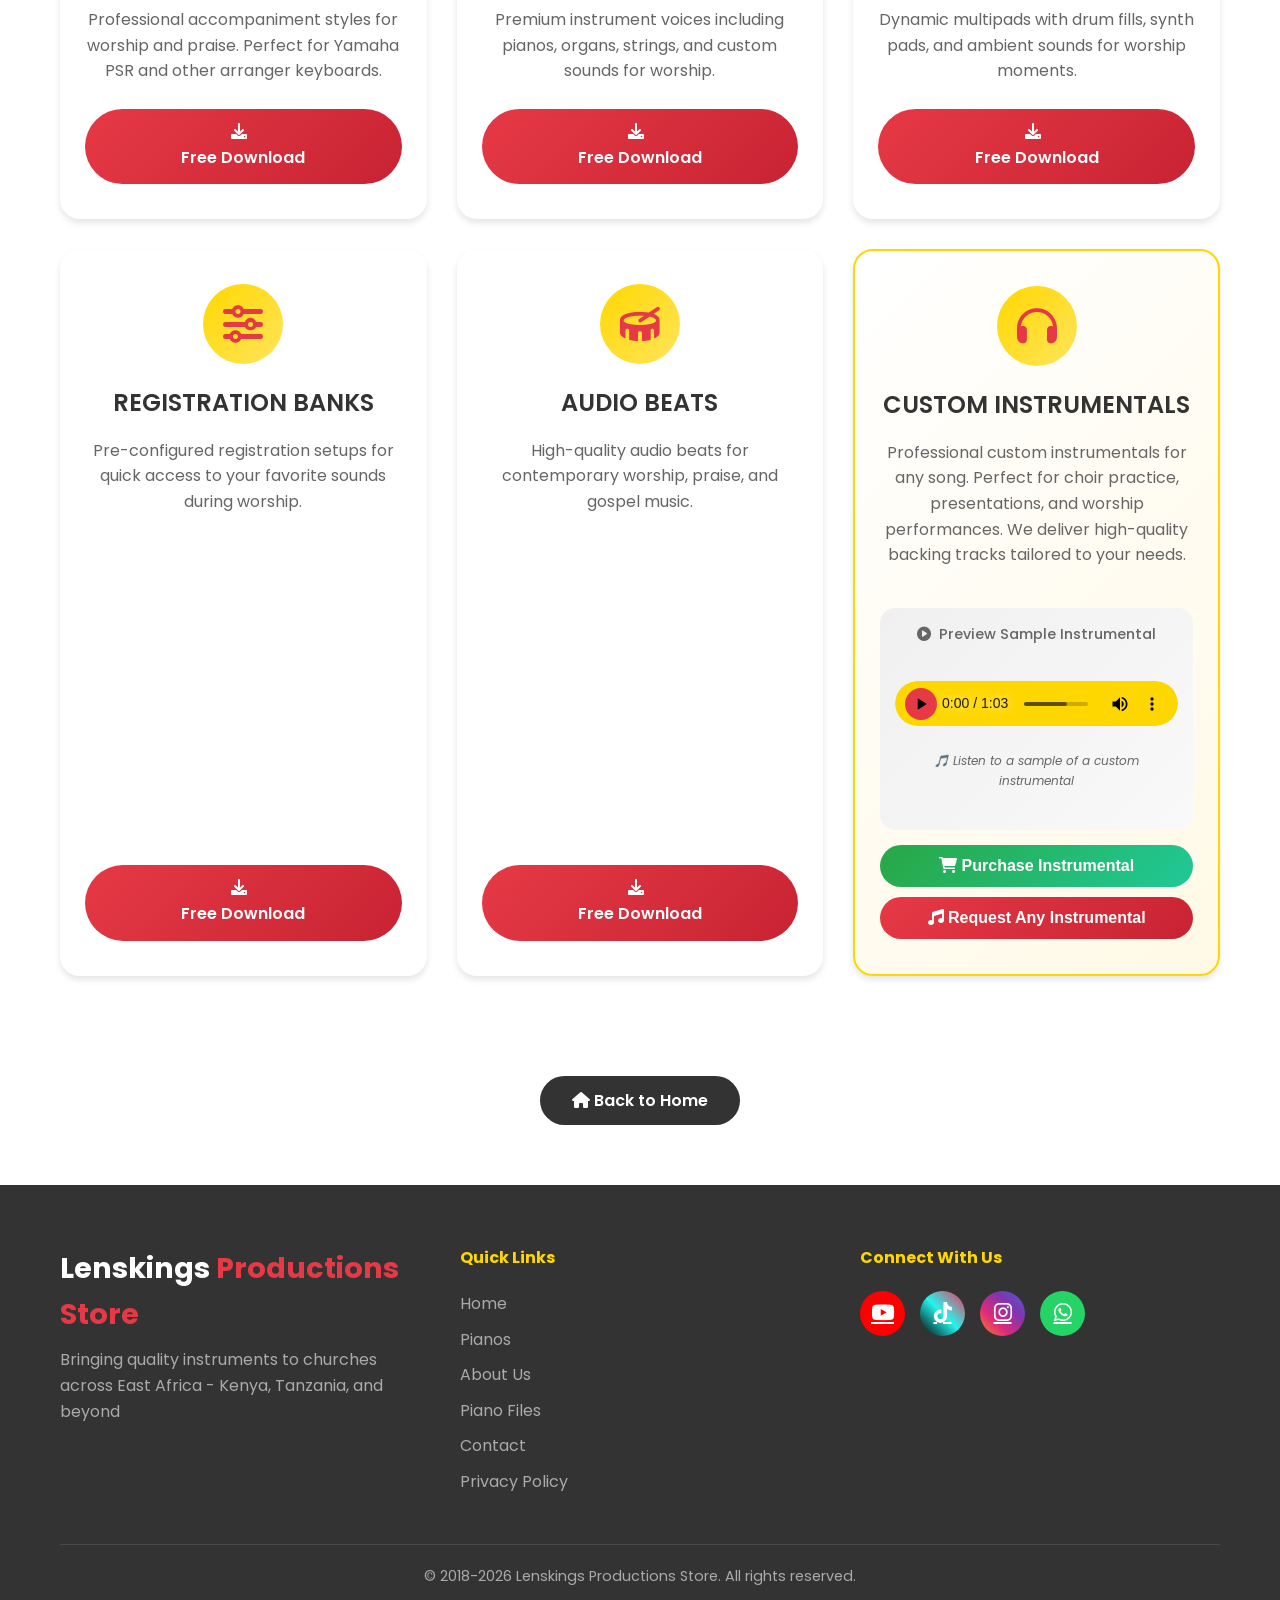
<file: pianofiles.html>
<!DOCTYPE html>
<html lang="en">
<head>
    <meta charset="UTF-8">
    <meta name="viewport" content="width=device-width, initial-scale=1.0, user-scalable=yes">
    <title>Piano Files - Lenskings Productions Store</title>
    
    <!-- Meta Description for SEO -->
    <meta name="description" content="Download premium piano files including Styles, Voices, Multipads, Registration Banks, and Audio Beats. Professionally crafted by Parto Organist for Yamaha keyboards. Support us with a donation!">
    
    <!-- Favicon -->
    <link rel="icon" type="image/png" href="images/logo.png">
    <link rel="shortcut icon" href="images/logo.png" type="image/x-icon">
    <link rel="apple-touch-icon" href="images/logo.png">
    
    <!-- CSS -->
    <link rel="stylesheet" href="styles.css">
    <link rel="stylesheet" href="pianofiles.css">
    <link rel="preconnect" href="https://fonts.googleapis.com">
    <link rel="preconnect" href="https://fonts.gstatic.com" crossorigin>
    <link href="https://fonts.googleapis.com/css2?family=Poppins:wght@300;400;500;600;700&display=swap" rel="stylesheet">
    <link rel="stylesheet" href="https://cdnjs.cloudflare.com/ajax/libs/font-awesome/6.0.0/css/all.min.css">
</head>
<body>
    <!-- Header -->
    <header>
        <div class="top-bar">
            <div class="container">
                <div class="contact-info">
                    <i class="fas fa-phone"></i> <a href="tel:+254704742748">+254 704 742 748</a>
                    <i class="fas fa-phone"></i> <a href="tel:+255761927157">+255 761 927 157</a>
                    <i class="fas fa-envelope"></i> <a href="mailto:lenskingsproductions@gmail.com">lenskingsproductions@gmail.com</a>
                </div>
                <div class="whatsapp-header">
                    <i class="fab fa-whatsapp"></i> <a href="https://wa.me/254704742748">Order via WhatsApp</a>
                </div>
            </div>
        </div>
        <nav class="main-nav">
            <div class="container">
                <div class="logo">
                    <img src="images/logo.png" alt="Lenskings Productions Store Logo" class="logo-img">
                    <div class="logo-text">
                        <h1>Lenskings <span>Productions</span> <span class="store">Store</span></h1>
                        <p class="tagline">Church Pianos & Musical Instruments - Kenya & Tanzania</p>
                    </div>
                </div>
                <ul class="nav-menu">
                    <li><a href="index.html">Home</a></li>
                    <li><a href="index.html#pianos">Pianos</a></li>
                    <li><a href="index.html#about">About Us</a></li>
                    <li><a href="pianofiles.html" class="active">Piano Files</a></li>
                    <li><a href="index.html#contact">Contact</a></li>
                </ul>
                <div class="mobile-menu">
                    <i class="fas fa-bars"></i>
                </div>
            </div>
        </nav>
    </header>

    <!-- Piano Files Hero Section -->
    <section class="files-hero">
        <div class="container">
            <h1>Premium <span class="highlight">Piano Files</span></h1>
            <p>Professional quality styles, voices, multipads, registration banks, and audio beats crafted by Parto Organist and expert sound designers.</p>
            <div class="creator-badge">
                <i class="fas fa-crown"></i> Most files crafted by <strong>Parto Organist</strong> - CEO of Lenskings Productions
            </div>
        </div>
    </section>

    <div class="container">
        <!-- Donation Callout Section - SMALLER -->
        <div class="donation-callout compact-donation">
            <div class="donation-icon">
                <i class="fas fa-heart"></i>
            </div>
            <div class="donation-content">
                <h3>Support Our Ministry</h3>
                <p>We provide these premium beats and files <strong>ABSOLUTELY FREE</strong> to bless churches and musicians across East Africa. If these resources have been a blessing to you, consider supporting us.</p>
            </div>
        </div>
        
        <!-- M-Pesa Donation Options - SMALLER CARDS with Working Buttons -->
<div class="mpesa-donation compact-donation-grid">
    <h3><i class="fas fa-hand-holding-heart"></i> Support Our Ministry</h3>
    <div class="donation-grid compact-grid">
        <div class="donation-card compact-card">
            <div class="card-content">
                <i class="fas fa-phone-alt"></i>
                <h4>Kenya (Safaricom)</h4>
                <div class="paybill-details">
                    <p><strong>Paybill:</strong> <span>247 247</span></p>
                    <p><strong>Account:</strong> <span>0300183694597</span></p>
                </div>
            </div>
            <button class="btn-donate-simple" onclick="openDonationInstructions('ke')">
                <i class="fas fa-heart"></i> Donate Now
            </button>
        </div>
        <div class="donation-card compact-card">
            <div class="card-content">
                <i class="fas fa-phone-alt"></i>
                <h4>Tanzania (Vodacom)</h4>
                <div class="paybill-details">
                    <p><strong>Send to:</strong> <span>+255 761 927 157</span></p>
                    <p><strong>Name:</strong> <span>Dorophina Magesa</span></p>
                </div>
            </div>
            <button class="btn-donate-simple" onclick="openDonationInstructions('tz')">
                <i class="fas fa-heart"></i> Donate Now
            </button>
        </div>
    </div>
</div>
        
        <!-- Files Grid -->
        <div class="files-grid">
            <div class="file-card">
                <div class="file-icon">
                    <i class="fas fa-music"></i>
                </div>
                <h3>STYLES</h3>
                <p>Professional accompaniment styles for worship and praise. Perfect for Yamaha PSR and other arranger keyboards.</p>
                <a href="https://drive.google.com/file/d/1N07rEVXdfujucsDDxKfpbgbvGT-slR8Z/view?usp=drive_link" target="_blank" class="btn-download">
                    <i class="fas fa-download"></i> Free Download
                </a>
            </div>

            <div class="file-card">
                <div class="file-icon">
                    <i class="fas fa-headphones"></i>
                </div>
                <h3>VOICES</h3>
                <p>Premium instrument voices including pianos, organs, strings, and custom sounds for worship.</p>
                <a href="https://drive.google.com/file/d/1GTqrand_Dd3qZMsV01ybHBsulCVa4JYV/view?usp=drive_link" target="_blank" class="btn-download">
                    <i class="fas fa-download"></i> Free Download
                </a>
            </div>

            <div class="file-card">
                <div class="file-icon">
                    <i class="fas fa-waveform"></i>
                </div>
                <h3>MULTIPADS</h3>
                <p>Dynamic multipads with drum fills, synth pads, and ambient sounds for worship moments.</p>
                <a href="https://drive.google.com/file/d/1zqcjuezryLbuz_6v5skq1TGiW_z-LcbT/view?usp=drive_link" target="_blank" class="btn-download">
                    <i class="fas fa-download"></i> Free Download
                </a>
            </div>

            <div class="file-card">
                <div class="file-icon">
                    <i class="fas fa-sliders-h"></i>
                </div>
                <h3>REGISTRATION BANKS</h3>
                <p>Pre-configured registration setups for quick access to your favorite sounds during worship.</p>
                <a href="https://drive.google.com/file/d/1Y__4gAQK8-sM24Oz8HadWnmgtnGwAUW7/view?usp=drive_link" target="_blank" class="btn-download">
                    <i class="fas fa-download"></i> Free Download
                </a>
            </div>

            <div class="file-card">
                <div class="file-icon">
                    <i class="fas fa-drum"></i>
                </div>
                <h3>AUDIO BEATS</h3>
                <p>High-quality audio beats for contemporary worship, praise, and gospel music.</p>
                <a href="https://drive.google.com/file/d/1KVhV9sKA86wcFUuDvQbnVOV56_F-nbs8/view?usp=drive_link" target="_blank" class="btn-download">
                    <i class="fas fa-download"></i> Free Download
                </a>
            </div>
              <!-- CUSTOM INSTRUMENTALS - Moved before Back to Home -->
        <div class="custom-instrumentals-section">
            <div class="file-card instrumental-card">
                <div class="file-icon">
                    <i class="fas fa-headphones"></i>
                </div>
                <h3>CUSTOM INSTRUMENTALS</h3>
                <p>Professional custom instrumentals for any song. Perfect for choir practice, presentations, and worship performances. We deliver high-quality backing tracks tailored to your needs.</p>
                
                <!-- Audio Preview Section -->
             <!-- Audio Preview Section -->
<div class="audio-preview">
    <p class="preview-text"><i class="fas fa-play-circle"></i> Preview Sample Instrumental</p>
    <audio controls class="audio-player" preload="metadata">
        <source src="audio/sample-instrumental.mp3" type="audio/mpeg">
        Your browser does not support the audio element.
    </audio>
    <p class="sample-note">🎵 Listen to a sample of a custom instrumental</p>
</div>
                
                <!-- Purchase Button -->
                <button class="btn-purchase" onclick="openPaymentPopup()">
                    <i class="fas fa-shopping-cart"></i> Purchase Instrumental
                </button>
                
                <!-- Request Button -->
                <button class="btn-request" onclick="requestInstrumental()">
                    <i class="fas fa-music"></i> Request Any Instrumental
                </button>
            </div>
        </div>
        </div>

        <!-- Back to Home -->
        <div class="back-home">
            <a href="index.html" class="btn-back">
                <i class="fas fa-home"></i> Back to Home
            </a>
        </div>
    </div>

    <!-- Footer -->
    <footer>
        <div class="container">
            <div class="footer-content">
                <div class="footer-logo">
                    <h3>Lenskings <span>Productions</span> <span class="store">Store</span></h3>
                    <p>Bringing quality instruments to churches across East Africa - Kenya, Tanzania, and beyond</p>
                </div>
                <div class="footer-links">
                    <h4>Quick Links</h4>
                    <ul>
                        <li><a href="index.html">Home</a></li>
                        <li><a href="index.html#pianos">Pianos</a></li>
                        <li><a href="index.html#about">About Us</a></li>
                        <li><a href="pianofiles.html">Piano Files</a></li>
                        <li><a href="index.html#contact">Contact</a></li>
                        <li><a href="privacy.html">Privacy Policy</a></li>
                    </ul>
                </div>
                <div class="footer-social">
                    <h4>Connect With Us</h4>
                    <div class="social-icons">
                        <a href="https://www.youtube.com/@lenskingsproductions" target="_blank" class="social-youtube"><i class="fab fa-youtube"></i></a>
                        <a href="https://www.tiktok.com/@lenskingsproductions" target="_blank" class="social-tiktok"><i class="fab fa-tiktok"></i></a>
                        <a href="https://www.instagram.com/parto_organist/" target="_blank" class="social-instagram"><i class="fab fa-instagram"></i></a>
                        <a href="https://wa.me/254704742748" target="_blank" class="social-whatsapp"><i class="fab fa-whatsapp"></i></a>
                    </div>
                </div>
            </div>
            <div class="footer-bottom">
                <p>© 2018-2026 Lenskings Productions Store. All rights reserved.</p>
            </div>
        </div>
    </footer>
    <!-- Payment Popup Modal -->
    <div id="paymentModal" class="modal">
        <div class="modal-content">
            <span class="close" onclick="closePaymentPopup()">&times;</span>
            <div class="modal-header">
                <i class="fas fa-hand-holding-heart"></i>
                <h2>Payment Details</h2>
            </div>
            <div class="modal-body">
                <div class="payment-info">
                    <h3>Kenya Payments</h3>
                    <div class="payment-detail">
                        <i class="fas fa-building"></i>
                        <span><strong>Paybill Number:</strong> 247 247</span>
                    </div>
                    <div class="payment-detail">
                        <i class="fas fa-hashtag"></i>
                        <span><strong>Account Number:</strong> 0300183694597</span>
                    </div>
                </div>
                
                <div class="payment-info">
                    <h3>Tanzania Payments</h3>
                    <div class="payment-detail">
                        <i class="fas fa-mobile-alt"></i>
                        <span><strong>WhatsApp Number:</strong> +255 761 927 157</span>
                    </div>
                </div>
                
                <div class="payment-instructions">
                    <p><i class="fas fa-info-circle"></i> <strong>Instructions:</strong></p>
                    <ol>
                        <li>Make payment using the Paybill and Account number above</li>
                        <li>Take a screenshot of your payment confirmation</li>
                        <li>Click the WhatsApp button below and send the screenshot</li>
                        <li>You will receive your custom instrumental within 24 hours</li>
                    </ol>
                </div>
                
                <button class="btn-whatsapp-send" onclick="sendPaymentScreenshot()">
                    <i class="fab fa-whatsapp"></i> Send Screenshot via WhatsApp
                </button>
            </div>
        </div>
    </div>

    <script src="script.js"></script>
    <script>
        // Additional functions specific to piano files page
        function openPaymentPopup() {
            document.getElementById('paymentModal').style.display = 'block';
            document.body.style.overflow = 'hidden';
        }

        function closePaymentPopup() {
            document.getElementById('paymentModal').style.display = 'none';
            document.body.style.overflow = 'auto';
        }

        window.onclick = function(event) {
            const modal = document.getElementById('paymentModal');
            if (event.target == modal) {
                closePaymentPopup();
            }
        }

        function sendPaymentScreenshot() {
            const phoneNumber = "255761927157";
            const message = encodeURIComponent("I have made payment for a custom instrumental. Here is my payment screenshot:\n\nPlease send me my custom instrumental. Thank you!");
            const whatsappURL = `https://wa.me/${phoneNumber}?text=${message}`;
            window.open(whatsappURL, '_blank');
        }

        function requestInstrumental() {
            const phoneNumber = "255761927157";
            const message = encodeURIComponent("Hello! I would like to request a custom instrumental for the following song:\n\nSong Title: \n\nArtist: \n\nTempo/Style: \n\nSpecial Instructions: \n\nPlease let me know the cost and delivery time. Thank you!");
            const whatsappURL = `https://wa.me/${phoneNumber}?text=${message}`;
            window.open(whatsappURL, '_blank');
        }
        // Open Donation Instructions Modal
function openDonationInstructions(country) {
    const modal = document.getElementById('donationInstructionsModal');
    const contentDiv = document.getElementById('donationContent');
    
    if (country === 'ke') {
        contentDiv.innerHTML = `
            <div class="donation-details">
                <h4><i class="fas fa-building"></i> Kenya - Safaricom M-Pesa</h4>
                <p><strong>Paybill Number:</strong> <span class="highlight">247 247</span></p>
                <p><strong>Account Number:</strong> <span class="highlight">0300183694597</span></p>
                <p><strong>Amount:</strong> Any amount you wish to give</p>
            </div>
            <div class="donation-instructions">
                <h4><i class="fas fa-info-circle"></i> How to Donate:</h4>
                <ol>
                    <li>Go to M-Pesa on your phone</li>
                    <li>Select <strong>Lipa na M-Pesa</strong></li>
                    <li>Select <strong>Paybill</strong></li>
                    <li>Enter Paybill: <strong>247 247</strong></li>
                    <li>Enter Account: <strong>0300183694597</strong></li>
                    <li>Enter your donation amount</li>
                    <li>Enter your M-Pesa PIN and complete</li>
                    <li>Take a screenshot of the confirmation</li>
                    <li>Click the WhatsApp button below to send us the screenshot</li>
                </ol>
            </div>
        `;
    } else {
        contentDiv.innerHTML = `
            <div class="donation-details">
                <h4><i class="fas fa-phone-alt"></i> Tanzania - Vodacom M-Pesa</h4>
                <p><strong>Send to Number:</strong> <span class="highlight">+255 761 927 157</span></p>
                <p><strong>Name:</strong> Dorophina Magesa</p>
                <p><strong>Amount:</strong> Any amount you wish to give</p>
            </div>
            <div class="donation-instructions">
                <h4><i class="fas fa-info-circle"></i> How to Donate:</h4>
                <ol>
                    <li>Go to M-Pesa on your phone</li>
                    <li>Select <strong>Send Money</strong></li>
                    <li>Enter number: <strong>0761927157</strong> or <strong>+255761927157</strong></li>
                    <li>Enter your donation amount</li>
                    <li>Enter your M-Pesa PIN and complete</li>
                    <li>Take a screenshot of the confirmation</li>
                    <li>Click the WhatsApp button below to send us the screenshot</li>
                </ol>
            </div>
        `;
    }
    
    modal.style.display = 'flex';
    document.body.style.overflow = 'hidden';
}

// Close Donation Instructions Modal
function closeDonationInstructions() {
    const modal = document.getElementById('donationInstructionsModal');
    modal.style.display = 'none';
    document.body.style.overflow = 'auto';
}

// Send Donation Confirmation via WhatsApp
function sendDonationConfirmation() {
    const phoneNumber = "255761927157";
    const message = encodeURIComponent("🙏 Thank you for your donation!\n\nI have completed my donation to Lenskings Productions Store.\n\nPlease find attached my payment confirmation screenshot.\n\nGod bless you abundantly!");
    const whatsappURL = `https://wa.me/${phoneNumber}?text=${message}`;
    window.open(whatsappURL, '_blank');
    closeDonationInstructions();
}

// Close modal when clicking outside
window.onclick = function(event) {
    const modal = document.getElementById('donationInstructionsModal');
    if (event.target === modal) {
        closeDonationInstructions();
    }
}
    </script>
    <!-- Donation Instructions Popup Modal -->
<div id="donationInstructionsModal" class="donation-modal">
    <div class="donation-modal-content">
        <div class="donation-modal-header">
            <i class="fas fa-hand-holding-heart"></i>
            <h3>Complete Your Donation</h3>
            <span class="donation-modal-close" onclick="closeDonationInstructions()">&times;</span>
        </div>
        <div class="donation-modal-body">
            <div id="donationContent">
                <!-- Content will be filled by JavaScript -->
            </div>
            <div class="donation-whatsapp-btn">
                <button class="btn-whatsapp-confirm" onclick="sendDonationConfirmation()">
                    <i class="fab fa-whatsapp"></i> Send Confirmation via WhatsApp
                </button>
            </div>
            <p class="donation-note"><i class="fas fa-pray"></i> Thank you for supporting our ministry! God bless you!</p>
        </div>
    </div>
</div>
</body>
</html>
</file>
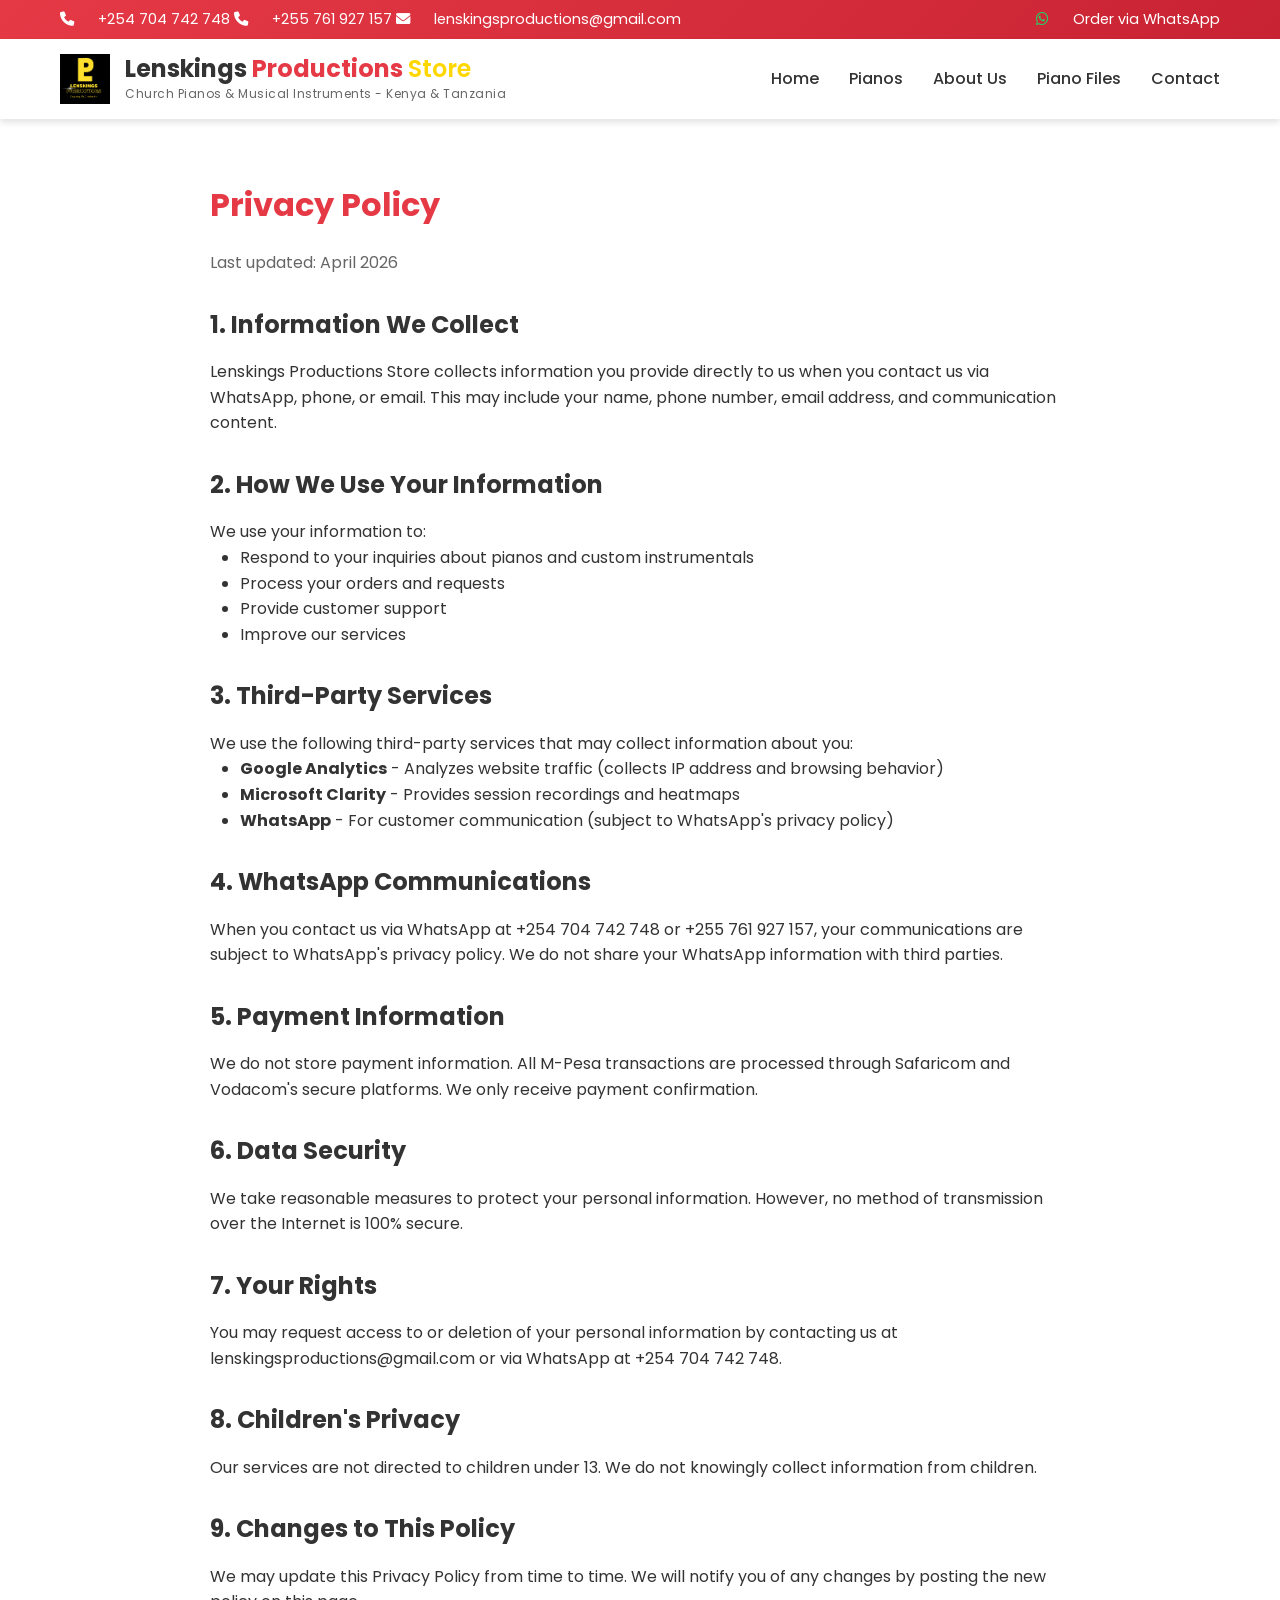
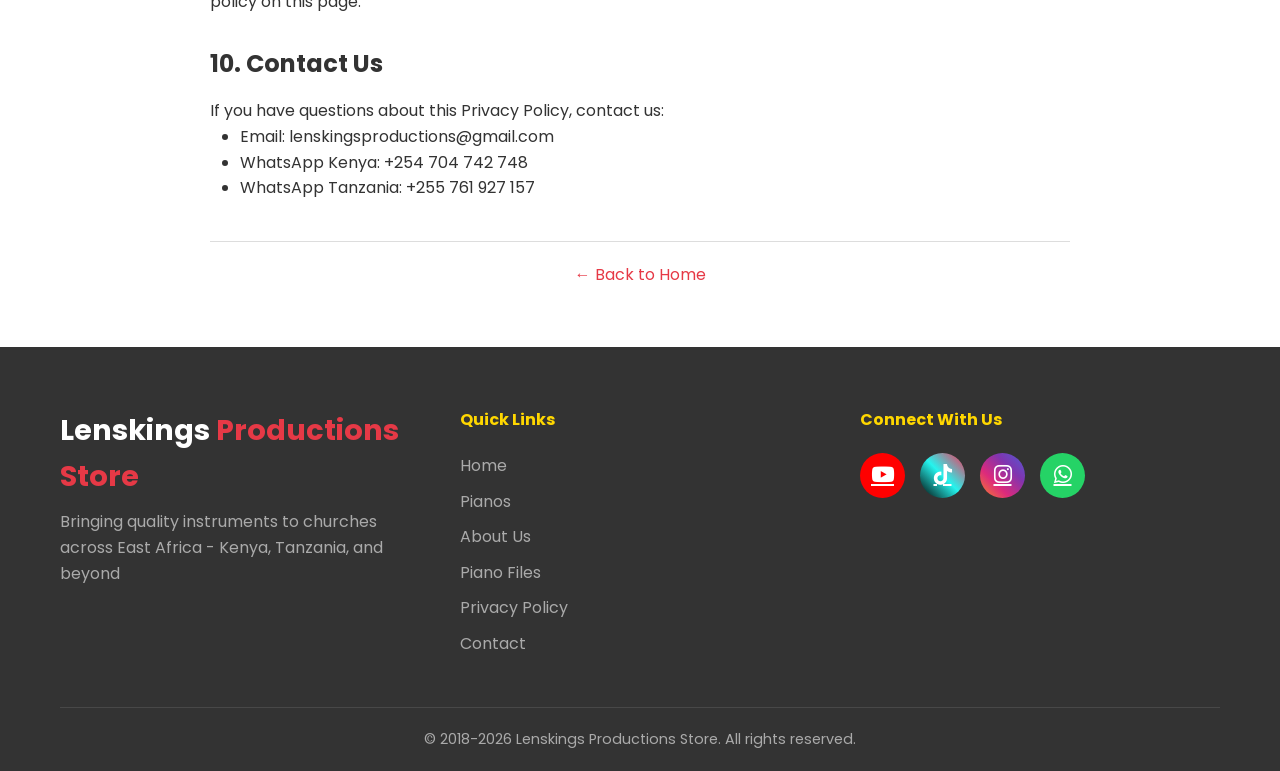
<file: privacy.html>
<!DOCTYPE html>
<html lang="en">
<head>
    <meta charset="UTF-8">
    <meta name="viewport" content="width=device-width, initial-scale=1.0">
    <title>Privacy Policy - Lenskings Productions Store</title>
    
    <!-- Meta Description for SEO -->
    <meta name="description" content="Privacy Policy for Lenskings Productions Store - Learn how we collect, use, and protect your personal information when you use our services in Kenya and Tanzania.">
    
    <!-- Favicon -->
    <link rel="icon" type="image/png" href="images/logo.png">
    <link rel="shortcut icon" href="images/logo.png" type="image/x-icon">
    <link rel="apple-touch-icon" href="images/logo.png">
    
    <!-- CSS -->
    <link rel="stylesheet" href="styles.css">
    <link rel="preconnect" href="https://fonts.googleapis.com">
    <link rel="preconnect" href="https://fonts.gstatic.com" crossorigin>
    <link href="https://fonts.googleapis.com/css2?family=Poppins:wght@300;400;500;600;700&display=swap" rel="stylesheet">
    <link rel="stylesheet" href="https://cdnjs.cloudflare.com/ajax/libs/font-awesome/6.0.0/css/all.min.css">
</head>
<body>
    <!-- Header -->
    <header>
        <div class="top-bar">
            <div class="container">
                <div class="contact-info">
                    <i class="fas fa-phone"></i> <a href="tel:+254704742748">+254 704 742 748</a>
                    <i class="fas fa-phone"></i> <a href="tel:+255761927157">+255 761 927 157</a>
                    <i class="fas fa-envelope"></i> <a href="mailto:lenskingsproductions@gmail.com">lenskingsproductions@gmail.com</a>
                </div>
                <div class="whatsapp-header">
                    <i class="fab fa-whatsapp"></i> <a href="https://wa.me/254704742748">Order via WhatsApp</a>
                </div>
            </div>
        </div>
        <nav class="main-nav">
            <div class="container">
                <div class="logo">
                    <img src="images/logo.png" alt="Lenskings Productions Store Logo" class="logo-img">
                    <div class="logo-text">
                        <h1>Lenskings <span>Productions</span> <span class="store">Store</span></h1>
                        <p class="tagline">Church Pianos & Musical Instruments - Kenya & Tanzania</p>
                    </div>
                </div>
                <ul class="nav-menu">
                    <li><a href="index.html">Home</a></li>
                    <li><a href="index.html#pianos">Pianos</a></li>
                    <li><a href="index.html#about">About Us</a></li>
                    <li><a href="pianofiles.html">Piano Files</a></li>
                    <li><a href="index.html#contact">Contact</a></li>
                </ul>
                <div class="mobile-menu">
                    <i class="fas fa-bars"></i>
                </div>
            </div>
        </nav>
    </header>

    <div class="container" style="padding: 60px 20px; max-width: 900px; margin: 0 auto;">
        <h1 style="color: var(--accent-red); margin-bottom: 20px;">Privacy Policy</h1>
        <p style="color: var(--text-light); margin-bottom: 30px;">Last updated: April 2026</p>

        <h2 style="margin-top: 30px; margin-bottom: 15px;">1. Information We Collect</h2>
        <p>Lenskings Productions Store collects information you provide directly to us when you contact us via WhatsApp, phone, or email. This may include your name, phone number, email address, and communication content.</p>

        <h2 style="margin-top: 30px; margin-bottom: 15px;">2. How We Use Your Information</h2>
        <p>We use your information to:</p>
        <ul style="margin-left: 30px; margin-bottom: 20px;">
            <li>Respond to your inquiries about pianos and custom instrumentals</li>
            <li>Process your orders and requests</li>
            <li>Provide customer support</li>
            <li>Improve our services</li>
        </ul>

        <h2 style="margin-top: 30px; margin-bottom: 15px;">3. Third-Party Services</h2>
        <p>We use the following third-party services that may collect information about you:</p>
        <ul style="margin-left: 30px; margin-bottom: 20px;">
            <li><strong>Google Analytics</strong> - Analyzes website traffic (collects IP address and browsing behavior)</li>
            <li><strong>Microsoft Clarity</strong> - Provides session recordings and heatmaps</li>
            <li><strong>WhatsApp</strong> - For customer communication (subject to WhatsApp's privacy policy)</li>
        </ul>

        <h2 style="margin-top: 30px; margin-bottom: 15px;">4. WhatsApp Communications</h2>
        <p>When you contact us via WhatsApp at +254 704 742 748 or +255 761 927 157, your communications are subject to WhatsApp's privacy policy. We do not share your WhatsApp information with third parties.</p>

        <h2 style="margin-top: 30px; margin-bottom: 15px;">5. Payment Information</h2>
        <p>We do not store payment information. All M-Pesa transactions are processed through Safaricom and Vodacom's secure platforms. We only receive payment confirmation.</p>

        <h2 style="margin-top: 30px; margin-bottom: 15px;">6. Data Security</h2>
        <p>We take reasonable measures to protect your personal information. However, no method of transmission over the Internet is 100% secure.</p>

        <h2 style="margin-top: 30px; margin-bottom: 15px;">7. Your Rights</h2>
        <p>You may request access to or deletion of your personal information by contacting us at lenskingsproductions@gmail.com or via WhatsApp at +254 704 742 748.</p>

        <h2 style="margin-top: 30px; margin-bottom: 15px;">8. Children's Privacy</h2>
        <p>Our services are not directed to children under 13. We do not knowingly collect information from children.</p>

        <h2 style="margin-top: 30px; margin-bottom: 15px;">9. Changes to This Policy</h2>
        <p>We may update this Privacy Policy from time to time. We will notify you of any changes by posting the new policy on this page.</p>

        <h2 style="margin-top: 30px; margin-bottom: 15px;">10. Contact Us</h2>
        <p>If you have questions about this Privacy Policy, contact us:</p>
        <ul style="margin-left: 30px; margin-bottom: 20px;">
            <li>Email: lenskingsproductions@gmail.com</li>
            <li>WhatsApp Kenya: +254 704 742 748</li>
            <li>WhatsApp Tanzania: +255 761 927 157</li>
        </ul>

        <div style="margin-top: 40px; padding-top: 20px; border-top: 1px solid #ddd; text-align: center;">
            <a href="index.html" style="color: var(--accent-red); text-decoration: none;">← Back to Home</a>
        </div>
    </div>

    <!-- Footer -->
    <footer>
        <div class="container">
            <div class="footer-content">
                <div class="footer-logo">
                    <h3>Lenskings <span>Productions</span> <span class="store">Store</span></h3>
                    <p>Bringing quality instruments to churches across East Africa - Kenya, Tanzania, and beyond</p>
                </div>
                <div class="footer-links">
                    <h4>Quick Links</h4>
                    <ul>
                        <li><a href="index.html">Home</a></li>
                        <li><a href="index.html#pianos">Pianos</a></li>
                        <li><a href="index.html#about">About Us</a></li>
                        <li><a href="pianofiles.html">Piano Files</a></li>
                        <li><a href="privacy.html">Privacy Policy</a></li>
                        <li><a href="index.html#contact">Contact</a></li>
                    </ul>
                </div>
                <div class="footer-social">
                    <h4>Connect With Us</h4>
                    <div class="social-icons">
                        <a href="https://www.youtube.com/@lenskingsproductions" target="_blank" class="social-youtube"><i class="fab fa-youtube"></i></a>
                        <a href="https://www.tiktok.com/@lenskingsproductions" target="_blank" class="social-tiktok"><i class="fab fa-tiktok"></i></a>
                        <a href="https://www.instagram.com/parto_organist/" target="_blank" class="social-instagram"><i class="fab fa-instagram"></i></a>
                        <a href="https://wa.me/254704742748" target="_blank" class="social-whatsapp"><i class="fab fa-whatsapp"></i></a>
                    </div>
                </div>
            </div>
            <div class="footer-bottom">
                <p>© 2018-2026 Lenskings Productions Store. All rights reserved.</p>
            </div>
        </div>
    </footer>
</body>
</html>
</file>
<file: styles.css>
/* ============================================
   ROOT VARIABLES
   ============================================ */
:root {
    --primary-yellow: #FFD700;
    --accent-red: #E63946;
    --pure-white: #FFFFFF;
    --off-white: #F9F9F9;
    --soft-gray: #F0F0F0;
    --text-dark: #333333;
    --text-light: #666666;
    --shadow: 0 4px 6px rgba(0, 0, 0, 0.1);
    --shadow-hover: 0 10px 20px rgba(230, 57, 70, 0.15);
}

/* ============================================
   RESET + BASE
   ============================================ */
* {
    margin: 0;
    padding: 0;
    box-sizing: border-box;
}

body {
    font-family: 'Poppins', sans-serif;
    color: var(--text-dark);
    line-height: 1.6;
    background-color: var(--pure-white);
}

.container {
    max-width: 1200px;
    margin: 0 auto;
    padding: 0 20px;
}

/* ============================================
   TOP BAR
   ============================================ */
.top-bar {
    background: linear-gradient(135deg, var(--accent-red) 0%, #c82333 100%);
    color: var(--pure-white);
    padding: 8px 0;
    font-size: 0.9rem;
}

.top-bar .container {
    display: flex;
    justify-content: space-between;
    align-items: center;
    flex-wrap: wrap;
}

.top-bar a {
    color: var(--pure-white);
    text-decoration: none;
    margin-left: 15px;
}

.top-bar a:hover {
    text-decoration: underline;
}

.contact-info i {
    margin-right: 5px;
}

.whatsapp-header i {
    color: #25D366;
    margin-right: 5px;
}

/* ============================================
   NAVIGATION
   ============================================ */
.main-nav {
    background-color: var(--pure-white);
    box-shadow: var(--shadow);
    position: sticky;
    top: 0;
    z-index: 1000;
}

.main-nav .container {
    display: flex;
    justify-content: space-between;
    align-items: center;
    padding: 15px 20px;
}

.logo {
    display: flex;
    align-items: center;
    gap: 15px;
}

.logo-img {
    height: 50px;
    width: auto;
    object-fit: contain;
}

.logo-text h1 {
    font-size: 1.5rem;
    font-weight: 700;
    color: var(--text-dark);
    line-height: 1.2;
}

.logo-text h1 span {
    color: var(--accent-red);
}

.logo-text .store {
    color: var(--primary-yellow);
    font-weight: 600;
}

.tagline {
    font-size: 0.75rem;
    color: var(--text-light);
    letter-spacing: 0.5px;
}

.nav-menu {
    display: flex;
    list-style: none;
    gap: 30px;
}

.nav-menu a {
    text-decoration: none;
    color: var(--text-dark);
    font-weight: 500;
    transition: color 0.3s;
    position: relative;
}

.nav-menu a:hover,
.nav-menu a.active {
    color: var(--accent-red);
}

.nav-menu a.active::after {
    content: '';
    position: absolute;
    bottom: -5px;
    left: 0;
    width: 100%;
    height: 2px;
    background-color: var(--primary-yellow);
}

.mobile-menu {
    display: none;
    font-size: 1.5rem;
    cursor: pointer;
    color: var(--accent-red);
}

/* ============================================
   HERO SECTION
   ============================================ */
.extra-compact-hero {
    padding: 25px 0;
    background: linear-gradient(135deg, var(--primary-yellow) 0%, #ffe55c 100%);
}

.extra-compact-hero .container {
    display: grid;
    grid-template-columns: 1fr 1fr;
    gap: 50px;
    align-items: center;
}

.extra-compact-hero .hero-content h1 {
    font-size: 1.8rem;
    margin-bottom: 8px;
}

.highlight {
    color: var(--accent-red);
    font-weight: 700;
}

.extra-compact-hero .hero-content h2 {
    font-size: 1.1rem;
    margin-bottom: 10px;
    font-weight: 500;
}

.extra-compact-hero .hero-content p {
    font-size: 0.9rem;
    margin-bottom: 15px;
    color: var(--text-light);
}

/* Hero buttons */
.hero-buttons {
    display: flex;
    flex-wrap: wrap;
    gap: 15px;
    margin-top: 25px;
    justify-content: flex-start;
}

.hero-buttons .btn-primary {
    display: inline-flex;
    align-items: center;
    gap: 10px;
    background-color: var(--accent-red);
    color: var(--pure-white);
    padding: 15px 30px;
    border-radius: 50px;
    text-decoration: none;
    font-weight: 600;
    transition: all 0.3s;
    border: none;
    cursor: pointer;
    box-shadow: 0 4px 10px rgba(230, 57, 70, 0.3);
    font-size: 1rem;
}

.hero-buttons .btn-primary:hover {
    background-color: #c82333;
    transform: translateY(-2px);
    box-shadow: 0 6px 15px rgba(230, 57, 70, 0.4);
}

.hero-buttons .btn-primary i {
    transition: transform 0.3s;
}

.hero-buttons .btn-primary:hover i {
    transform: translateX(5px);
}

/* Events button — red variant */
.btn-events-hero {
    background: linear-gradient(135deg, #E63946 0%, #c82333 100%) !important;
    box-shadow: 0 4px 10px rgba(230, 57, 70, 0.35) !important;
}
.btn-events-hero:hover {
    background: linear-gradient(135deg, #c82333 0%, #a01a26 100%) !important;
    box-shadow: 0 6px 15px rgba(230, 57, 70, 0.5) !important;
}
.btn-events-hero i {
    margin-right: 8px;
}

.extra-compact-hero .hero-image .placeholder-image {
    width: 100%;
    height: 180px;
    background: linear-gradient(135deg, var(--accent-red) 0%, #c82333 100%);
    border-radius: 20px;
    display: flex;
    justify-content: center;
    align-items: center;
    box-shadow: var(--shadow-hover);
}

.placeholder-image i {
    font-size: 4rem;
    color: var(--primary-yellow);
}

/* ============================================
   SECTION HEADERS
   ============================================ */
.section-header {
    text-align: center;
    margin-bottom: 50px;
}

.section-header h2 {
    font-size: 2.2rem;
    margin-bottom: 10px;
}

.section-header p {
    color: var(--text-light);
    font-size: 1.1rem;
}

/* ============================================
   PIANOS SECTION
   ============================================ */
.pianos {
    padding: 80px 0;
    background-color: var(--off-white);
}

.piano-grid {
    display: grid;
    grid-template-columns: repeat(auto-fill, minmax(280px, 1fr));
    gap: 30px;
}

.piano-card {
    background: var(--pure-white);
    border-radius: 15px;
    overflow: hidden;
    box-shadow: var(--shadow);
    transition: all 0.3s;
    border: 1px solid rgba(0, 0, 0, 0.05);
}

.piano-card:hover {
    transform: translateY(-10px);
    box-shadow: var(--shadow-hover);
}

.piano-image {
    width: 100%;
    height: 220px;
    overflow: hidden;
    background-color: #f5f5f5;
    display: flex;
    align-items: center;
    justify-content: center;
}

.piano-image img {
    width: 100%;
    height: 100%;
    object-fit: cover;
    transition: transform 0.5s;
}

.piano-card:hover .piano-image img {
    transform: scale(1.05);
}

.piano-info {
    padding: 20px;
}

.piano-info h3 {
    font-size: 1.3rem;
    margin-bottom: 10px;
    color: var(--text-dark);
}

.piano-description {
    color: var(--text-light);
    margin-bottom: 15px;
    font-size: 0.95rem;
    line-height: 1.5;
}

.piano-features {
    display: flex;
    flex-wrap: wrap;
    gap: 10px;
    margin-bottom: 15px;
}

.feature-tag {
    background-color: var(--primary-yellow);
    color: var(--text-dark);
    padding: 4px 10px;
    border-radius: 20px;
    font-size: 0.75rem;
    font-weight: 500;
}

/* Sort controls */
.sort-controls {
    margin-bottom: 40px;
    text-align: center;
}

.sort-buttons {
    display: flex;
    justify-content: center;
    gap: 15px;
    flex-wrap: wrap;
}

.sort-btn {
    background-color: var(--pure-white);
    color: var(--text-dark);
    border: 2px solid var(--primary-yellow);
    padding: 12px 25px;
    border-radius: 50px;
    font-weight: 600;
    cursor: pointer;
    transition: all 0.3s;
    font-size: 1rem;
}

.sort-btn:hover {
    background-color: var(--primary-yellow);
    transform: translateY(-2px);
}

.sort-btn.active {
    background-color: var(--accent-red);
    color: var(--pure-white);
    border-color: var(--accent-red);
}

/* Category badges */
.category-badge {
    display: inline-block;
    padding: 5px 12px;
    border-radius: 20px;
    font-size: 0.75rem;
    font-weight: 600;
    margin-bottom: 10px;
    text-transform: uppercase;
    letter-spacing: 0.5px;
}

.category-psr {
    background-color: var(--primary-yellow);
    color: var(--text-dark);
}

.category-organ {
    background-color: var(--accent-red);
    color: var(--pure-white);
}

/* Price button + inquiry */
.btn-price {
    display: inline-block;
    background-color: var(--primary-yellow);
    color: var(--text-dark);
    padding: 12px 20px;
    border-radius: 50px;
    text-decoration: none;
    font-weight: 600;
    width: 100%;
    text-align: center;
    transition: all 0.3s;
    cursor: pointer;
    font-size: 1rem;
    border: 2px solid var(--primary-yellow);
}

.btn-price:hover {
    background-color: transparent;
    color: var(--primary-yellow);
    transform: translateY(-2px);
}

.btn-price i {
    margin-right: 8px;
    color: var(--accent-red);
}

.price-inquiry {
    margin: 10px 0 15px;
    padding: 8px 12px;
    background-color: rgba(230, 57, 70, 0.1);
    border-radius: 8px;
    text-align: center;
}

.price-inquiry p {
    color: var(--accent-red);
    font-weight: 500;
    font-size: 0.9rem;
    margin: 0;
}

/* ============================================
   ABOUT SECTION
   ============================================ */
.about {
    padding: 80px 0;
    background-color: var(--pure-white);
}

.about-content {
    display: grid;
    grid-template-columns: 1fr 1fr;
    gap: 50px;
    align-items: center;
}

.about-text p {
    margin-bottom: 20px;
    color: var(--text-light);
}

.about-features {
    margin: 25px 0;
}

.about-feature {
    display: flex;
    gap: 15px;
    margin-bottom: 15px;
    align-items: flex-start;
}

.about-feature i {
    font-size: 1.3rem;
    margin-top: 3px;
}

.about-feature span {
    color: var(--text-dark);
}

.about-image .placeholder-about {
    width: 100%;
    height: 400px;
    background: linear-gradient(135deg, var(--primary-yellow) 0%, var(--accent-red) 100%);
    border-radius: 20px;
    display: flex;
    justify-content: center;
    align-items: center;
    gap: 30px;
    box-shadow: var(--shadow-hover);
}

.placeholder-about i {
    font-size: 5rem;
    color: var(--pure-white);
    opacity: 0.8;
}

/* ============================================
   BOOKING SECTION
   ============================================ */
.booking {
    padding: 80px 0;
    background: linear-gradient(135deg, var(--pure-white) 0%, var(--off-white) 100%);
}

.booking-content {
    display: grid;
    grid-template-columns: 1fr 1fr;
    gap: 50px;
    align-items: center;
}

.booking-text h3 {
    font-size: 1.8rem;
    margin-bottom: 20px;
    color: var(--text-dark);
}

.booking-text p {
    color: var(--text-light);
    margin-bottom: 30px;
    line-height: 1.8;
}

.booking-features {
    display: grid;
    grid-template-columns: repeat(2, 1fr);
    gap: 20px;
    margin-bottom: 30px;
}

.booking-feature {
    display: flex;
    align-items: center;
    gap: 10px;
}

.booking-feature i {
    color: var(--accent-red);
    font-size: 1.2rem;
}

.btn-booking {
    display: inline-block;
    background-color: var(--accent-red);
    color: var(--pure-white);
    padding: 15px 30px;
    border-radius: 50px;
    text-decoration: none;
    font-weight: 600;
    transition: all 0.3s;
}

.btn-booking:hover {
    background-color: #c82333;
    transform: translateY(-2px);
    box-shadow: 0 10px 20px rgba(230, 57, 70, 0.3);
}

.btn-booking i {
    margin-right: 10px;
}

.booking-img {
    width: 100%;
    max-width: 350px;
    height: auto;
    border-radius: 20px;
    box-shadow: var(--shadow-hover);
    object-fit: cover;
    transition: transform 0.3s;
    display: block;
    margin: 0 auto;
}

.booking-img:hover {
    transform: scale(1.02);
}

/* ============================================
   LESSONS SECTION
   ============================================ */
.lessons {
    padding: 80px 0;
    background: linear-gradient(135deg, var(--primary-yellow) 0%, #ffe55c 100%);
}

.lessons-content {
    display: grid;
    grid-template-columns: 1fr 1fr;
    gap: 50px;
    align-items: center;
}

.lessons-text h3 {
    font-size: 1.8rem;
    margin-bottom: 20px;
    color: var(--text-dark);
}

.lessons-text p {
    color: var(--text-dark);
    margin-bottom: 30px;
    line-height: 1.8;
}

.lessons-features {
    display: grid;
    grid-template-columns: repeat(2, 1fr);
    gap: 20px;
    margin-bottom: 30px;
}

.lessons-feature {
    display: flex;
    align-items: center;
    gap: 10px;
}

.lessons-feature i {
    color: var(--accent-red);
    font-size: 1.2rem;
}

.btn-lessons {
    display: inline-block;
    background-color: var(--accent-red);
    color: var(--pure-white);
    padding: 15px 30px;
    border-radius: 50px;
    text-decoration: none;
    font-weight: 600;
    transition: all 0.3s;
}

.btn-lessons:hover {
    background-color: #c82333;
    transform: translateY(-2px);
    box-shadow: 0 10px 20px rgba(230, 57, 70, 0.3);
}

.btn-lessons i {
    margin-right: 10px;
}

.lessons-img {
    width: 100%;
    max-width: 400px;
    height: auto;
    border-radius: 20px;
    box-shadow: var(--shadow-hover);
    object-fit: cover;
    transition: transform 0.3s;
    display: block;
    margin: 0 auto;
}

.lessons-img:hover {
    transform: scale(1.02);
}

.placeholder-lessons {
    width: 100%;
    height: 350px;
    background: linear-gradient(135deg, var(--accent-red) 0%, var(--text-dark) 100%);
    border-radius: 20px;
    display: flex;
    justify-content: center;
    align-items: center;
    gap: 30px;
    box-shadow: var(--shadow-hover);
}

.placeholder-lessons i {
    font-size: 5rem;
    color: var(--primary-yellow);
    opacity: 0.8;
}

/* ============================================
   WHY CHOOSE US
   ============================================ */
.why-choose {
    padding: 60px 0;
    background: linear-gradient(135deg, var(--primary-yellow) 0%, #ffe55c 100%);
}

.benefits-grid {
    display: grid;
    grid-template-columns: repeat(auto-fit, minmax(250px, 1fr));
    gap: 30px;
}

.benefit-card {
    background: var(--pure-white);
    padding: 40px 25px;
    border-radius: 15px;
    text-align: center;
    box-shadow: var(--shadow);
    transition: transform 0.3s;
}

.benefit-card:hover {
    transform: translateY(-5px);
    box-shadow: var(--shadow-hover);
}

.benefit-card i {
    font-size: 3rem;
    color: var(--accent-red);
    margin-bottom: 20px;
}

.benefit-card h3 {
    margin-bottom: 15px;
    font-size: 1.3rem;
}

.benefit-card p {
    color: var(--text-dark);
}

/* ============================================
   EVENT TEASER (homepage)
   ============================================ */
.event-teaser {
    padding: 50px 0;
    background: linear-gradient(135deg, rgba(230, 57, 70, 0.08) 0%, rgba(255, 215, 0, 0.08) 100%);
}

.teaser-content {
    display: flex;
    align-items: center;
    gap: 30px;
    background: var(--pure-white);
    padding: 30px 40px;
    border-radius: 20px;
    box-shadow: var(--shadow-hover);
    border-left: 5px solid var(--accent-red);
    flex-wrap: wrap;
}

.teaser-icon i {
    font-size: 2.5rem;
    color: var(--accent-red);
}

.teaser-text {
    flex: 1;
}

.teaser-text h3 {
    font-size: 1.4rem;
    margin-bottom: 8px;
    color: var(--text-dark);
}

.teaser-text p {
    color: var(--text-light);
    font-size: 0.95rem;
    line-height: 1.6;
}

.btn-teaser {
    display: inline-flex;
    align-items: center;
    gap: 8px;
    background: var(--accent-red);
    color: var(--pure-white);
    padding: 12px 25px;
    border-radius: 50px;
    text-decoration: none;
    font-weight: 600;
    transition: all 0.3s;
    white-space: nowrap;
}

.btn-teaser:hover {
    background: #c82333;
    transform: translateY(-2px);
}

/* ============================================
   CONTACT SECTION
   ============================================ */
.contact {
    padding: 80px 0;
    background-color: var(--off-white);
}

.contact-content {
    max-width: 800px;
    margin: 0 auto;
}

.contact-info-box {
    background: var(--pure-white);
    padding: 40px;
    border-radius: 20px;
    box-shadow: var(--shadow);
    margin-bottom: 30px;
    display: grid;
    grid-template-columns: repeat(auto-fit, minmax(250px, 1fr));
    gap: 20px;
}

.contact-item {
    display: flex;
    gap: 15px;
    align-items: center;
}

.contact-item i {
    font-size: 1.8rem;
    color: var(--accent-red);
    min-width: 40px;
    text-align: center;
}

.contact-item h3 {
    font-size: 1.1rem;
    margin-bottom: 3px;
    color: var(--text-dark);
}

.contact-item p,
.contact-item a {
    color: var(--text-light);
    text-decoration: none;
    font-size: 0.95rem;
}

.contact-item a:hover {
    color: var(--accent-red);
}

.cta-whatsapp {
    text-align: center;
    background: linear-gradient(135deg, var(--primary-yellow) 0%, #ffe55c 100%);
    padding: 40px;
    border-radius: 20px;
    box-shadow: var(--shadow);
}

.cta-whatsapp h3 {
    font-size: 1.8rem;
    margin-bottom: 10px;
    color: var(--text-dark);
}

.cta-whatsapp p {
    color: var(--text-dark);
    margin-bottom: 25px;
    font-weight: 500;
}

.btn-whatsapp-large {
    display: inline-block;
    background-color: #25D366;
    color: var(--pure-white);
    padding: 15px 40px;
    border-radius: 50px;
    text-decoration: none;
    font-weight: 600;
    font-size: 1.2rem;
    transition: all 0.3s;
}

.btn-whatsapp-large:hover {
    background-color: #128C7E;
    transform: translateY(-2px);
    box-shadow: 0 10px 20px rgba(37, 211, 102, 0.3);
}

/* ============================================
   FOOTER
   ============================================ */
footer {
    background-color: var(--text-dark);
    color: var(--pure-white);
    padding: 60px 0 20px;
}

.footer-content {
    display: grid;
    grid-template-columns: repeat(auto-fit, minmax(250px, 1fr));
    gap: 40px;
    margin-bottom: 40px;
}

.footer-logo h3 {
    font-size: 1.8rem;
    margin-bottom: 10px;
}

.footer-logo h3 span {
    color: var(--accent-red);
}

.footer-logo p {
    color: #aaa;
}

.footer-links h4,
.footer-social h4 {
    margin-bottom: 20px;
    color: var(--primary-yellow);
}

.footer-links ul {
    list-style: none;
}

.footer-links li {
    margin-bottom: 10px;
}

.footer-links a {
    color: #aaa;
    text-decoration: none;
    transition: color 0.3s;
}

.footer-links a:hover {
    color: var(--primary-yellow);
}

.social-icons {
    display: flex;
    gap: 15px;
}

.social-icons a {
    width: 45px;
    height: 45px;
    border-radius: 50%;
    display: flex;
    align-items: center;
    justify-content: center;
    transition: all 0.3s;
    font-size: 1.3rem;
}

.social-youtube   { background-color: #FF0000; color: white !important; }
.social-tiktok    { background: linear-gradient(45deg, #000000, #25F4EE, #FE2C55); color: white !important; }
.social-instagram { background: linear-gradient(45deg, #F58529, #DD2A7B, #8134AF, #515BD4); color: white !important; }
.social-whatsapp  { background-color: #25D366; color: white !important; }

.social-icons a:hover {
    transform: translateY(-5px) scale(1.1);
    box-shadow: 0 10px 20px rgba(0, 0, 0, 0.2);
}

.footer-bottom {
    text-align: center;
    padding-top: 20px;
    border-top: 1px solid rgba(255, 255, 255, 0.1);
    color: #aaa;
    font-size: 0.9rem;
}

/* ============================================
   PAYMENT MODAL (used on events page)
   ============================================ */
.modal {
    display: none;
    position: fixed;
    z-index: 2000;
    left: 0;
    top: 0;
    width: 100%;
    height: 100%;
    background-color: rgba(0, 0, 0, 0.6);
    backdrop-filter: blur(3px);
    justify-content: center;
    align-items: center;
    padding: 20px;
    overflow-y: auto;
}

.modal.show {
    display: flex;
}

.payment-modal {
    max-width: 420px;
    width: 100%;
    position: relative;
}

.payment-container {
    background: var(--pure-white);
    padding: 2.5rem;
    border-radius: 12px;
    box-shadow: 0 5px 15px rgba(0, 0, 0, 0.1);
    text-align: center;
    width: 100%;
}

.payment-container h1 {
    margin-bottom: 1rem;
    font-size: 1.5rem;
    font-weight: 600;
    color: var(--text-dark);
}

.payment-description {
    color: var(--text-light);
    font-size: 1rem;
    margin-bottom: 1.5rem;
    line-height: 1.6;
}

.payment-price {
    font-size: 2rem;
    font-weight: 600;
    color: #00c79c;
    margin-bottom: 1.5rem;
}

.event-details-mini {
    background: #f5f7fa;
    padding: 12px 15px;
    border-radius: 8px;
    margin-bottom: 1.5rem;
    font-size: 0.85rem;
    color: var(--text-light);
}

.event-details-mini p { margin: 3px 0; }
.event-details-mini strong { color: var(--text-dark); }

.pay-button {
    padding: 0.9rem;
    font-size: 1rem;
    font-weight: 600;
    background-color: #00c79c;
    border: none;
    border-radius: 8px;
    color: #ffffff;
    cursor: pointer;
    transition: all 0.3s ease;
    width: 100%;
    display: flex;
    align-items: center;
    justify-content: center;
    gap: 10px;
}

.pay-button:hover {
    background-color: #009e7c;
    transform: translateY(-2px);
}

.divider {
    color: var(--text-light);
    font-size: 0.9rem;
    margin: 1.5rem 0;
    position: relative;
}

.divider::before,
.divider::after {
    content: "";
    position: absolute;
    top: 50%;
    width: 30%;
    height: 1px;
    background: #ddd;
}

.divider::before { left: 0; }
.divider::after { right: 0; }

.alternative-payments {
    display: flex;
    gap: 10px;
}

.alt-pay-button {
    padding: 0.8rem;
    font-size: 0.9rem;
    font-weight: 500;
    border: none;
    border-radius: 8px;
    color: #ffffff;
    cursor: pointer;
    transition: all 0.3s ease;
    flex: 1;
    display: flex;
    align-items: center;
    justify-content: center;
    gap: 8px;
}

.alt-pay-button:hover {
    transform: translateY(-2px);
}

.paypal { background-color: #003087; }
.paypal:hover { background-color: #002366; }

.manual-mpesa { background-color: #25D366; }
.manual-mpesa:hover { background-color: #128C7E; }

.close {
    position: absolute;
    top: 10px;
    right: 15px;
    color: var(--text-light);
    font-size: 28px;
    font-weight: bold;
    cursor: pointer;
    z-index: 10;
    transition: color 0.3s;
}

.close:hover { color: var(--accent-red); }

/* ============================================
   RESPONSIVE
   ============================================ */
@media (max-width: 992px) {
    .extra-compact-hero .container {
        grid-template-columns: 1fr;
        text-align: center;
        gap: 20px;
    }
    .hero-buttons { justify-content: center; }

    .about-content { grid-template-columns: 1fr; }
    .about-image { order: -1; }

    .booking-content,
    .lessons-content {
        grid-template-columns: 1fr;
        text-align: center;
    }

    .booking-features,
    .lessons-features {
        grid-template-columns: 1fr;
        max-width: 300px;
        margin-left: auto;
        margin-right: auto;
    }

    .booking-feature,
    .lessons-feature { justify-content: center; }

    .booking-image { order: -1; }
    .booking-img   { max-width: 280px; }

    .lessons-image { order: -1; margin-bottom: 20px; }
    .lessons-img   { max-width: 300px; }
}

@media (max-width: 768px) {
    .nav-menu { display: none; }
    .mobile-menu { display: block; }

    .nav-menu.active {
        display: flex;
        flex-direction: column;
        position: absolute;
        top: 100%;
        left: 0;
        width: 100%;
        background: var(--pure-white);
        padding: 20px;
        box-shadow: var(--shadow);
        z-index: 999;
    }

    .top-bar .container { flex-direction: column; gap: 5px; }

    .hero-buttons {
        flex-direction: column;
        align-items: center;
    }

    .hero-buttons .btn-primary {
        width: 100%;
        max-width: 280px;
        justify-content: center;
    }

    .extra-compact-hero .hero-image .placeholder-image {
        height: 150px;
        max-width: 300px;
        margin: 0 auto;
    }

    .piano-grid {
        grid-template-columns: repeat(auto-fill, minmax(250px, 1fr));
    }

    .section-header h2 { font-size: 1.8rem; }

    .logo { flex-direction: column; text-align: center; gap: 5px; }
    .logo-img { height: 40px; }
    .logo-text h1 { font-size: 1.2rem; }

    .sort-buttons { flex-direction: column; align-items: center; gap: 10px; }
    .sort-btn { width: 100%; max-width: 250px; }

    .teaser-content { flex-direction: column; text-align: center; }
}

@media (max-width: 480px) {
    .payment-container { padding: 1.8rem; }
    .payment-container h1 { font-size: 1.3rem; }
    .payment-price { font-size: 1.8rem; }
    .alternative-payments { flex-direction: column; }
}
</file>
<file: events.css>
/* ============================================
   EVENTS PAGE STYLES
   ============================================ */

/* HERO */
.events-hero {
    background: linear-gradient(135deg, var(--primary-yellow) 0%, #ffe55c 100%);
    padding: 50px 0;
    text-align: center;
}
.events-hero h1 { font-size: 2.2rem; margin-bottom: 10px; }
.events-hero p { font-size: 1rem; color: var(--text-light); }

/* ============================================
   EVENT CARD
   ============================================ */
.events-section {
    padding: 60px 0;
    background-color: var(--off-white);
}

.event-card {
    display: grid;
    grid-template-columns: 1fr 1.5fr;
    gap: 40px;
    background: var(--pure-white);
    border-radius: 20px;
    overflow: hidden;
    box-shadow: var(--shadow-hover);
    max-width: 1100px;
    margin: 0 auto;
}

.event-poster {
    position: relative;
    background: linear-gradient(135deg, var(--accent-red) 0%, #c82333 100%);
    display: flex;
    align-items: center;
    justify-content: center;
    min-height: 400px;
    padding: 20px;
}

.event-poster img {
    width: 100%;
    height: auto;
    max-height: 500px;
    object-fit: contain;
    border-radius: 10px;
}

.event-badge {
    position: absolute;
    top: 20px;
    left: 20px;
    background: var(--primary-yellow);
    color: var(--text-dark);
    padding: 8px 16px;
    border-radius: 30px;
    font-weight: 600;
    font-size: 0.85rem;
}

.event-details { padding: 40px 40px 40px 0; }

.event-date-badge {
    display: inline-flex;
    flex-direction: column;
    align-items: center;
    background: var(--accent-red);
    color: var(--pure-white);
    padding: 10px 20px;
    border-radius: 15px;
    margin-bottom: 20px;
    line-height: 1;
}
.event-date-badge .day { font-size: 2rem; font-weight: 700; }
.event-date-badge .month { font-size: 0.9rem; font-weight: 600; letter-spacing: 2px; margin-top: 5px; }
.event-date-badge .year { font-size: 0.8rem; opacity: 0.9; }

.event-details h2 { font-size: 2rem; color: var(--text-dark); margin-bottom: 5px; }
.event-subtitle { color: var(--accent-red); font-weight: 500; margin-bottom: 25px; }

.event-meta {
    display: grid;
    grid-template-columns: repeat(2, 1fr);
    gap: 15px;
    margin-bottom: 30px;
}
.meta-item {
    display: flex;
    align-items: center;
    gap: 10px;
    color: var(--text-light);
    font-size: 0.9rem;
}
.meta-item i { color: var(--accent-red); width: 20px; }

.event-description h3 { font-size: 1.2rem; margin: 20px 0 10px; color: var(--text-dark); }
.event-description p { color: var(--text-light); margin-bottom: 15px; line-height: 1.7; }

.event-topics { list-style: none; margin-bottom: 15px; }
.event-topics li {
    display: flex;
    align-items: flex-start;
    gap: 10px;
    margin-bottom: 10px;
    color: var(--text-light);
    font-size: 0.95rem;
}
.event-topics i { color: var(--accent-red); margin-top: 4px; }

/* ============================================
   TICKET SECTION (on the event card)
   ============================================ */
.ticket-section {
    display: flex;
    align-items: center;
    justify-content: space-between;
    flex-wrap: wrap;
    gap: 20px;
    margin-top: 30px;
    padding-top: 30px;
    border-top: 2px dashed #eee;
}
.ticket-price { display: flex; flex-direction: column; }
.price-label {
    font-size: 0.85rem;
    color: var(--text-light);
    text-transform: uppercase;
    letter-spacing: 1px;
}
.price-amount { font-size: 2rem; font-weight: 700; color: var(--accent-red); }
.price-note { font-size: 0.8rem; color: var(--text-light); }

.btn-ticket {
    display: inline-flex;
    align-items: center;
    gap: 10px;
    background: linear-gradient(135deg, #28a745 0%, #20c997 100%);
    color: var(--pure-white);
    padding: 15px 35px;
    border-radius: 50px;
    font-weight: 600;
    font-size: 1.1rem;
    border: none;
    cursor: pointer;
    transition: all 0.3s;
    box-shadow: 0 4px 10px rgba(40, 167, 69, 0.3);
}
.btn-ticket:hover {
    transform: translateY(-2px);
    box-shadow: 0 6px 15px rgba(40, 167, 69, 0.4);
}

/* ============================================
   PAYMENT MODAL — LAYOUT
   ============================================ */
.modal {
    display: none;
    position: fixed;
    z-index: 2000;
    left: 0;
    top: 0;
    width: 100%;
    height: 100%;
    background-color: rgba(0, 0, 0, 0.6);
    backdrop-filter: blur(3px);
    justify-content: center;
    align-items: center;
    padding: 20px;
    overflow-y: auto;
}
.modal.show { display: flex; }

.payment-modal-content {
    background: var(--pure-white);
    border-radius: 20px;
    width: 100%;
    max-width: 440px;
    max-height: 92vh;
    overflow-y: auto;
    box-shadow: 0 20px 40px rgba(0, 0, 0, 0.2);
    animation: modalSlideIn 0.3s ease;
    position: relative;
}

@keyframes modalSlideIn {
    from { transform: translateY(-50px); opacity: 0; }
    to   { transform: translateY(0); opacity: 1; }
}

/* Close button */
.modal-content .close {
    position: absolute;
    top: 10px;
    right: 20px;
    color: var(--text-light);
    font-size: 28px;
    font-weight: bold;
    cursor: pointer;
    z-index: 10;
    transition: color 0.3s;
}
.modal-content .close:hover { color: var(--accent-red); }

/* Modal header */
.modal-header {
    background: linear-gradient(135deg, var(--primary-yellow) 0%, #ffe55c 100%);
    padding: 20px;
    border-radius: 20px 20px 0 0;
    text-align: center;
    position: sticky;
    top: 0;
    z-index: 5;
}
.modal-header i { font-size: 2rem; color: var(--accent-red); margin-bottom: 6px; }
.modal-header h2 { color: var(--text-dark); font-size: 1.25rem; }
.modal-subtitle { color: var(--text-dark); font-size: 0.8rem; margin-top: 5px; opacity: 0.8; }

.modal-body { padding: 18px; }

.payment-price {
    text-align: center;
    font-size: 1.9rem;
    font-weight: 700;
    color: #00c79c;
    margin-bottom: 3px;
}
.payment-description {
    text-align: center;
    color: var(--text-light);
    font-size: 0.85rem;
    margin-bottom: 15px;
}

/* ============================================
   PAYMENT METHODS LIST
   ============================================ */
.pay-methods-list {
    display: flex;
    flex-direction: column;
    gap: 10px;
}

.pay-method-wrapper {
    margin-bottom: 12px;
}

.pay-method-btn {
    display: flex;
    align-items: center;
    gap: 12px;
    width: 100%;
    padding: 12px 15px;
    border: none;
    border-radius: 12px;
    color: #ffffff;
    font-family: 'Poppins', sans-serif;
    cursor: pointer;
    transition: all 0.3s ease;
    text-align: left;
    position: relative;
    box-shadow: 0 3px 8px rgba(0, 0, 0, 0.15);
}
.pay-method-btn:hover {
    transform: translateY(-2px);
    box-shadow: 0 6px 15px rgba(0, 0, 0, 0.2);
}

.pay-method-btn .btn-icon {
    width: 36px;
    height: 36px;
    background: rgba(255, 255, 255, 0.2);
    border-radius: 10px;
    display: flex;
    align-items: center;
    justify-content: center;
    font-size: 1.05rem;
    flex-shrink: 0;
}
.pay-method-btn .btn-text {
    flex: 1;
    display: flex;
    flex-direction: column;
}
.pay-method-btn .btn-text span {
    font-size: 0.92rem;
    font-weight: 600;
    line-height: 1.2;
}
.pay-method-btn .btn-text small {
    font-size: 0.7rem;
    font-weight: 400;
    opacity: 0.9;
    margin-top: 2px;
}
.pay-method-btn .btn-arrow {
    font-size: 0.9rem;
    transition: transform 0.3s ease;
    opacity: 0.8;
}
.pay-method-btn.active .btn-arrow {
    transform: rotate(180deg);
}

/* Button colour variants */
.mpesa-btn  { background: linear-gradient(135deg, #00c79c 0%, #009e7c 100%); }
.mpesa-btn:hover  { background: linear-gradient(135deg, #009e7c 0%, #007a60 100%); }

.stripe-btn { background: linear-gradient(135deg, #635bff 0%, #4a42e8 100%); }
.stripe-btn:hover { background: linear-gradient(135deg, #4a42e8 0%, #3830d0 100%); }

.paypal-btn { background: linear-gradient(135deg, #003087 0%, #001f5c 100%); }
.paypal-btn:hover { background: linear-gradient(135deg, #001f5c 0%, #000f3d 100%); }

.manual-btn { background: linear-gradient(135deg, #25D366 0%, #128C7E 100%); }
.manual-btn:hover { background: linear-gradient(135deg, #128C7E 0%, #0a5f54 100%); }

/* ============================================
   SLIDING FORMS — HIDDEN UNTIL CLICKED
   ============================================ */
.slide-form {
    display: none;               /* hard-locked hidden */
    max-height: 0;
    overflow: hidden;
    background: #f9fafb;
    border-radius: 0 0 12px 12px;
    padding: 0 18px;
    margin-top: 0;
    border: 1px solid transparent;
    transition: max-height 0.45s ease, padding 0.3s ease, margin 0.3s ease;
}

.slide-form.open {
    display: block;              /* only shows when JS adds .open */
    max-height: 600px;
    padding: 18px;
    margin-top: 6px;
    border: 1px solid #e5e7eb;
}

/* ============================================
   FORM GROUPS
   ============================================ */
.form-group {
    margin-bottom: 15px;
}
.form-group label {
    display: flex;
    align-items: center;
    gap: 8px;
    font-size: 0.85rem;
    font-weight: 500;
    color: var(--text-dark);
    margin-bottom: 6px;
}
.form-group label i {
    color: var(--accent-red);
    font-size: 0.85rem;
    width: 16px;
}
.form-group input {
    width: 100%;
    padding: 12px 14px;
    border: 2px solid #e5e7eb;
    border-radius: 10px;
    font-family: 'Poppins', sans-serif;
    font-size: 0.95rem;
    color: var(--text-dark);
    background: #ffffff;
    transition: all 0.3s ease;
    outline: none;
}
.form-group input:focus {
    border-color: var(--accent-red);
    box-shadow: 0 0 0 4px rgba(230, 57, 70, 0.1);
}
.form-group input::placeholder {
    color: #9ca3af;
    font-size: 0.9rem;
}
.input-hint {
    display: block;
    font-size: 0.75rem;
    color: var(--text-light);
    margin-top: 5px;
    font-style: italic;
}

/* ============================================
   PAY NOW BUTTONS (inside each form)
   ============================================ */
.btn-pay-now {
    display: flex;
    align-items: center;
    justify-content: center;
    gap: 10px;
    width: 100%;
    padding: 14px 20px;
    border: none;
    border-radius: 10px;
    color: #ffffff;
    font-family: 'Poppins', sans-serif;
    font-size: 1rem;
    font-weight: 600;
    cursor: pointer;
    transition: all 0.3s ease;
    margin-top: 5px;
}
.btn-pay-now:hover {
    transform: translateY(-2px);
    box-shadow: 0 6px 15px rgba(0, 0, 0, 0.2);
}
.btn-pay-now:disabled {
    opacity: 0.6;
    cursor: not-allowed;
    transform: none;
}

.mpesa-pay  { background: linear-gradient(135deg, #00c79c 0%, #009e7c 100%); }
.stripe-pay { background: linear-gradient(135deg, #635bff 0%, #4a42e8 100%); }
.paypal-pay { background: linear-gradient(135deg, #003087 0%, #001f5c 100%); }
.manual-pay { background: linear-gradient(135deg, #25D366 0%, #128C7E 100%); }

/* Custom scrollbar for the modal */
.payment-modal-content::-webkit-scrollbar { width: 6px; }
.payment-modal-content::-webkit-scrollbar-thumb {
    background: var(--accent-red);
    border-radius: 10px;
}
.payment-modal-content::-webkit-scrollbar-track { background: #f1f1f1; }

/* ============================================
   FOOTER
   ============================================ */
footer {
    background-color: var(--text-dark);
    color: var(--pure-white);
    padding: 60px 0 20px;
}

.footer-content {
    display: grid;
    grid-template-columns: repeat(auto-fit, minmax(250px, 1fr));
    gap: 40px;
    margin-bottom: 40px;
}

.footer-logo h3 { font-size: 1.8rem; margin-bottom: 10px; }
.footer-logo h3 span { color: var(--accent-red); }
.footer-logo .store { color: var(--primary-yellow); }
.footer-logo p { color: #aaa; }

.footer-links h4,
.footer-social h4 {
    margin-bottom: 20px;
    color: var(--primary-yellow);
}
.footer-links ul { list-style: none; }
.footer-links li { margin-bottom: 10px; }
.footer-links a {
    color: #aaa;
    text-decoration: none;
    transition: color 0.3s;
}
.footer-links a:hover { color: var(--primary-yellow); }

.social-icons { display: flex; gap: 15px; }
.social-icons a {
    width: 45px;
    height: 45px;
    border-radius: 50%;
    display: flex;
    align-items: center;
    justify-content: center;
    transition: all 0.3s;
    font-size: 1.3rem;
}
.social-youtube   { background-color: #FF0000; color: white !important; }
.social-tiktok    { background: linear-gradient(45deg, #000000, #25F4EE, #FE2C55); color: white !important; }
.social-instagram { background: linear-gradient(45deg, #F58529, #DD2A7B, #8134AF, #515BD4); color: white !important; }
.social-whatsapp  { background-color: #25D366; color: white !important; }
.social-icons a:hover {
    transform: translateY(-5px) scale(1.1);
    box-shadow: 0 10px 20px rgba(0, 0, 0, 0.2);
}

.footer-bottom {
    text-align: center;
    padding-top: 20px;
    border-top: 1px solid rgba(255, 255, 255, 0.1);
    color: #aaa;
    font-size: 0.9rem;
}

/* ============================================
   RESPONSIVE
   ============================================ */
@media (max-width: 900px) {
    .event-card { grid-template-columns: 1fr; }
    .event-details { padding: 30px; }
    .event-poster { min-height: 300px; }
    .event-meta { grid-template-columns: 1fr; }
}

@media (max-width: 600px) {
    .events-hero h1 { font-size: 1.6rem; }
    .event-details h2 { font-size: 1.5rem; }
    .ticket-section { flex-direction: column; text-align: center; }
    .btn-ticket { width: 100%; justify-content: center; }
    .payment-modal-content { margin: 0; width: 100%; }
}

@media (max-width: 480px) {
    .pay-method-btn { padding: 14px 15px; gap: 12px; }
    .pay-method-btn .btn-icon { width: 36px; height: 36px; font-size: 1rem; }
    .pay-method-btn .btn-text span { font-size: 0.9rem; }
    .pay-method-btn .btn-text small { font-size: 0.7rem; }
    .slide-form.open { padding: 15px; }
}
</file>
<file: pianofiles.css>
/* ========================================
   Piano Files Page Specific Styles
   ======================================== */

/* ----------------------------------------
   Hero Section
   ---------------------------------------- */
.files-hero {
    background: linear-gradient(135deg, var(--primary-yellow) 0%, #ffe55c 100%);
    padding: 60px 0;
    text-align: center;
    position: relative;
    overflow: hidden;
}

.files-hero::before {
    content: '';
    position: absolute;
    top: -50%;
    right: -50%;
    width: 200%;
    height: 200%;
    background: radial-gradient(circle, rgba(255,255,255,0.15) 0%, transparent 70%);
    animation: pulse 20s ease-in-out infinite;
}

@keyframes pulse {
    0%, 100% { transform: scale(1); opacity: 0.5; }
    50% { transform: scale(1.1); opacity: 0.8; }
}

.files-hero h1 {
    font-size: 2.5rem;
    margin-bottom: 15px;
    position: relative;
    z-index: 1;
}

.files-hero p {
    font-size: 1.1rem;
    color: var(--text-dark);
    max-width: 800px;
    margin: 0 auto;
    position: relative;
    z-index: 1;
}

.creator-badge {
    background: rgba(230, 57, 70, 0.15);
    padding: 12px 24px;
    border-radius: 50px;
    text-align: center;
    margin-top: 25px;
    display: inline-block;
    font-size: 0.9rem;
}

.creator-badge i {
    color: var(--accent-red);
    margin-right: 8px;
}

/* ----------------------------------------
   Files Grid
   ---------------------------------------- */
.files-grid {
    display: grid;
    grid-template-columns: repeat(auto-fit, minmax(320px, 1fr));
    gap: 30px;
    padding: 60px 0;
}

.file-card {
    background: var(--pure-white);
    border-radius: 20px;
    padding: 35px 25px;
    text-align: center;
    box-shadow: var(--shadow);
    transition: all 0.3s cubic-bezier(0.4, 0, 0.2, 1);
    position: relative;
    overflow: hidden;
    display: flex;
    flex-direction: column;
    height: 100%;
}

.file-card::before {
    content: '';
    position: absolute;
    top: 0;
    left: -100%;
    width: 100%;
    height: 100%;
    background: linear-gradient(90deg, transparent, rgba(255,215,0,0.1), transparent);
    transition: left 0.5s;
}

.file-card:hover::before {
    left: 100%;
}

.file-card:hover {
    transform: translateY(-8px);
    box-shadow: var(--shadow-hover);
}

.file-icon {
    width: 80px;
    height: 80px;
    background: linear-gradient(135deg, var(--primary-yellow) 0%, #ffe55c 100%);
    border-radius: 50%;
    display: flex;
    align-items: center;
    justify-content: center;
    margin: 0 auto 20px;
    transition: transform 0.3s;
}

.file-card:hover .file-icon {
    transform: scale(1.05);
}

.file-icon i {
    font-size: 2.5rem;
    color: var(--accent-red);
}

.file-card h3 {
    font-size: 1.5rem;
    margin-bottom: 15px;
    color: var(--text-dark);
    font-weight: 600;
}

.file-card p {
    color: var(--text-light);
    margin-bottom: 25px;
    line-height: 1.6;
    flex: 1;
}

/* Download Button */
.btn-download {
    display: inline-flex;
    flex-direction: column;
    align-items: center;
    justify-content: center;
    background: linear-gradient(135deg, var(--accent-red) 0%, #c82333 100%);
    color: var(--pure-white);
    padding: 14px 25px;
    border-radius: 50px;
    text-decoration: none;
    font-weight: 600;
    transition: all 0.3s;
    border: none;
    cursor: pointer;
    width: 100%;
    gap: 6px;
    position: relative;
    overflow: hidden;
    margin-top: auto;
}

.btn-download::before {
    content: '';
    position: absolute;
    top: 0;
    left: -100%;
    width: 100%;
    height: 100%;
    background: linear-gradient(90deg, transparent, rgba(255,255,255,0.3), transparent);
    transition: left 0.5s;
}

.btn-download:hover::before {
    left: 100%;
}

.btn-download i {
    margin-right: 8px;
    font-size: 1rem;
}

.btn-download:hover {
    background: linear-gradient(135deg, #c82333 0%, #a01e2c 100%);
    transform: translateY(-2px);
    box-shadow: 0 6px 20px rgba(230, 57, 70, 0.4);
}

.donation-note {
    font-size: 0.7rem;
    font-weight: 400;
    opacity: 0.9;
    display: block;
    letter-spacing: 0.3px;
}

/* ----------------------------------------
   Donation Callout Section
   ---------------------------------------- */
.donation-callout {
    background: linear-gradient(135deg, #fff9f0 0%, #fff3e3 100%);
    border-left: 5px solid var(--accent-red);
    border-radius: 20px;
    padding: 35px 40px;
    margin: 40px 0 30px;
    display: flex;
    align-items: center;
    gap: 30px;
    box-shadow: var(--shadow);
    position: relative;
    overflow: hidden;
}

.donation-callout::before {
    content: '❤️';
    position: absolute;
    bottom: -20px;
    right: -20px;
    font-size: 120px;
    opacity: 0.05;
    pointer-events: none;
}

.donation-icon {
    width: 80px;
    height: 80px;
    background: linear-gradient(135deg, var(--accent-red) 0%, #c82333 100%);
    border-radius: 50%;
    display: flex;
    align-items: center;
    justify-content: center;
    flex-shrink: 0;
    animation: pulseHeart 2s ease-in-out infinite;
}

@keyframes pulseHeart {
    0%, 100% { transform: scale(1); }
    50% { transform: scale(1.05); }
}

.donation-icon i {
    font-size: 2.2rem;
    color: var(--pure-white);
}

.donation-content {
    flex: 1;
}

.donation-content h3 {
    font-size: 1.6rem;
    margin-bottom: 12px;
    color: var(--accent-red);
    font-weight: 600;
}

.donation-content p {
    color: var(--text-dark);
    line-height: 1.6;
    margin: 0;
    font-size: 1rem;
}

.donation-content strong {
    color: var(--accent-red);
    font-weight: 600;
}

/* Donate Button in Callout */
.btn-donate-callout {
    display: inline-block;
    margin-top: 20px;
    padding: 12px 32px;
    background: linear-gradient(135deg, var(--accent-red) 0%, #c82333 100%);
    color: var(--pure-white);
    border: none;
    border-radius: 50px;
    font-size: 1rem;
    font-weight: 600;
    cursor: pointer;
    transition: all 0.3s;
}

.btn-donate-callout:hover {
    transform: translateY(-2px);
    box-shadow: 0 8px 20px rgba(230, 57, 70, 0.3);
}

/* ----------------------------------------
   M-Pesa Donation Section
   ---------------------------------------- */
.mpesa-donation {
    background: var(--pure-white);
    border-radius: 25px;
    padding: 45px;
    margin: 30px 0 40px;
    box-shadow: var(--shadow);
    text-align: center;
    border: 1px solid rgba(230, 57, 70, 0.15);
    position: relative;
    overflow: hidden;
}

.mpesa-donation::after {
    content: '';
    position: absolute;
    top: 0;
    left: 0;
    right: 0;
    height: 4px;
    background: linear-gradient(90deg, var(--primary-yellow), var(--accent-red), var(--primary-yellow));
}

.mpesa-donation h3 {
    font-size: 1.8rem;
    margin-bottom: 35px;
    color: var(--text-dark);
}

.mpesa-donation h3 i {
    color: var(--accent-red);
    margin-right: 12px;
}

.donation-grid {
    display: grid;
    grid-template-columns: repeat(auto-fit, minmax(320px, 1fr));
    gap: 35px;
    margin-bottom: 35px;
}

.donation-card {
    background: var(--off-white);
    border-radius: 20px;
    padding: 30px;
    text-align: center;
    transition: all 0.3s;
    display: flex;
    flex-direction: column;
    justify-content: space-between;
    min-height: 420px;
}

.donation-card:hover {
    transform: translateY(-5px);
    box-shadow: var(--shadow-hover);
}

.donation-card i:first-child {
    font-size: 3rem;
    color: var(--accent-red);
    margin-bottom: 15px;
    display: inline-block;
}

.donation-card h4 {
    font-size: 1.4rem;
    margin-bottom: 20px;
    color: var(--text-dark);
    font-weight: 600;
}

.paybill-details {
    background: var(--pure-white);
    padding: 18px;
    border-radius: 12px;
    margin: 20px 0;
    border: 1px solid rgba(230, 57, 70, 0.1);
}

.paybill-details p {
    margin: 10px 0;
    font-size: 1rem;
}

.highlight-number {
    font-size: 1.2rem;
    font-weight: 700;
    color: var(--accent-red);
    background: rgba(230, 57, 70, 0.08);
    padding: 6px 16px;
    border-radius: 25px;
    display: inline-block;
    letter-spacing: 1px;
    font-family: 'Courier New', monospace;
}

.instruction {
    font-size: 0.9rem;
    color: var(--text-light);
    margin: 15px 0 10px;
}

/* Donate Simple Button (in donation cards) */
.btn-donate-simple {
    margin-top: 15px;
    padding: 12px 25px;
    background: linear-gradient(135deg, var(--accent-red) 0%, #c82333 100%);
    color: var(--pure-white);
    border: none;
    border-radius: 50px;
    font-weight: 600;
    cursor: pointer;
    transition: all 0.3s;
    width: 100%;
}

.btn-donate-simple:hover {
    transform: translateY(-2px);
    box-shadow: 0 5px 15px rgba(230, 57, 70, 0.3);
}

.donation-thanks {
    margin-top: 30px;
    padding: 15px 30px;
    background: linear-gradient(135deg, rgba(230,57,70,0.08) 0%, rgba(255,215,0,0.08) 100%);
    border-radius: 50px;
    display: inline-block;
    font-weight: 500;
    font-size: 1rem;
}

.donation-thanks i {
    color: var(--accent-red);
    margin-right: 10px;
}

/* ----------------------------------------
   Back Button
   ---------------------------------------- */
.back-home {
    text-align: center;
    padding: 40px 0 60px;
}

.btn-back {
    display: inline-block;
    background-color: var(--text-dark);
    color: var(--pure-white);
    padding: 12px 32px;
    border-radius: 50px;
    text-decoration: none;
    font-weight: 600;
    transition: all 0.3s;
}

.btn-back:hover {
    background-color: var(--accent-red);
    transform: translateY(-2px);
}

/* ----------------------------------------
   Modal Styles (STK Push)
   ---------------------------------------- */
.donation-modal {
    display: none;
    position: fixed;
    z-index: 9999;
    left: 0;
    top: 0;
    width: 100%;
    height: 100%;
    background-color: rgba(0, 0, 0, 0.7);
    backdrop-filter: blur(5px);
    animation: fadeIn 0.3s ease;
    overflow-y: auto;
    padding: 20px;
}

@keyframes fadeIn {
    from { opacity: 0; }
    to { opacity: 1; }
}

.modal-content {
    background: var(--pure-white);
    margin: 20px auto;
    width: 90%;
    max-width: 550px;
    border-radius: 25px;
    box-shadow: 0 25px 60px rgba(0, 0, 0, 0.3);
    animation: slideUp 0.3s ease;
    overflow: hidden;
    display: flex;
    flex-direction: column;
    max-height: 90vh;
}

@keyframes slideUp {
    from {
        transform: translateY(50px);
        opacity: 0;
    }
    to {
        transform: translateY(0);
        opacity: 1;
    }
}

.modal-header {
    background: linear-gradient(135deg, var(--accent-red) 0%, #c82333 100%);
    color: var(--pure-white);
    padding: 20px 25px;
    display: flex;
    justify-content: space-between;
    align-items: center;
    flex-shrink: 0;
}

.modal-header h3 {
    margin: 0;
    font-size: 1.4rem;
}

.modal-header h3 i {
    margin-right: 10px;
}

.modal-close {
    font-size: 32px;
    font-weight: bold;
    cursor: pointer;
    transition: transform 0.2s;
    line-height: 1;
}

.modal-close:hover {
    transform: scale(1.1);
}

.modal-body {
    padding: 30px;
    overflow-y: auto;
    flex: 1;
}

.modal-body p {
    color: var(--text-light);
    margin-bottom: 25px;
    line-height: 1.6;
}

/* Country Selector */
.country-selector {
    display: flex;
    gap: 15px;
    margin-bottom: 25px;
}

.country-btn {
    flex: 1;
    padding: 12px;
    border: 2px solid var(--primary-yellow);
    background: var(--pure-white);
    border-radius: 50px;
    cursor: pointer;
    font-weight: 600;
    transition: all 0.3s;
}

.country-btn.active {
    background: var(--accent-red);
    color: var(--pure-white);
    border-color: var(--accent-red);
}

.country-btn:hover:not(.active) {
    background: rgba(230, 57, 70, 0.1);
    border-color: var(--accent-red);
}

/* Form Elements */
.form-group {
    margin-bottom: 20px;
}

.form-group label {
    display: block;
    margin-bottom: 8px;
    font-weight: 500;
    color: var(--text-dark);
}

.form-group label i {
    color: var(--accent-red);
    margin-right: 8px;
}

.form-group input,
.form-group textarea {
    width: 100%;
    padding: 12px 15px;
    border: 2px solid #e0e0e0;
    border-radius: 12px;
    font-family: inherit;
    font-size: 1rem;
    transition: all 0.3s;
}

.form-group input:focus,
.form-group textarea:focus {
    outline: none;
    border-color: var(--accent-red);
    box-shadow: 0 0 0 3px rgba(230, 57, 70, 0.1);
}

.form-group small {
    display: block;
    margin-top: 6px;
    font-size: 0.75rem;
    color: #888;
}

/* Amount Buttons */
.amount-buttons {
    display: flex;
    flex-wrap: wrap;
    gap: 10px;
    margin-bottom: 15px;
}

.amount-btn {
    padding: 10px 20px;
    background: var(--off-white);
    border: 2px solid #e0e0e0;
    border-radius: 50px;
    cursor: pointer;
    font-weight: 600;
    transition: all 0.3s;
}

.amount-btn:hover {
    border-color: var(--accent-red);
    background: rgba(230, 57, 70, 0.05);
}

.amount-btn.active {
    background: var(--accent-red);
    color: var(--pure-white);
    border-color: var(--accent-red);
}

#customAmount {
    display: none;
    margin-top: 10px;
}

/* Donate Button in Modal */
.btn-donate {
    width: 100%;
    padding: 14px;
    background: linear-gradient(135deg, var(--accent-red) 0%, #c82333 100%);
    color: var(--pure-white);
    border: none;
    border-radius: 50px;
    font-size: 1.1rem;
    font-weight: 600;
    cursor: pointer;
    transition: all 0.3s;
    margin-top: 10px;
}

.btn-donate:hover {
    transform: translateY(-2px);
    box-shadow: 0 8px 20px rgba(230, 57, 70, 0.3);
}

.btn-donate:disabled {
    opacity: 0.6;
    cursor: not-allowed;
    transform: none;
}

/* Donation Status */
.donation-status {
    margin-top: 20px;
    padding: 15px;
    border-radius: 12px;
    text-align: center;
    font-size: 0.9rem;
    white-space: pre-line;
}

.donation-status.success {
    background: rgba(76, 175, 80, 0.1);
    color: #2e7d32;
    border: 1px solid #4caf50;
}

.donation-status.error {
    background: rgba(244, 67, 54, 0.1);
    color: #c62828;
    border: 1px solid #f44336;
}

/* ----------------------------------------
   Responsive Design
   ---------------------------------------- */
@media (max-width: 992px) {
    .files-grid {
        grid-template-columns: repeat(auto-fit, minmax(300px, 1fr));
        gap: 25px;
    }
    
    .donation-grid {
        grid-template-columns: repeat(auto-fit, minmax(300px, 1fr));
    }
}

@media (max-width: 768px) {
    .files-hero {
        padding: 40px 0;
    }
    
    .files-hero h1 {
        font-size: 1.8rem;
    }
    
    .files-hero p {
        font-size: 1rem;
    }
    
    .file-card {
        padding: 25px 20px;
    }
    
    .file-icon {
        width: 70px;
        height: 70px;
    }
    
    .file-icon i {
        font-size: 2rem;
    }
    
    .file-card h3 {
        font-size: 1.3rem;
    }
    
    .donation-callout {
        flex-direction: column;
        text-align: center;
        padding: 25px;
        gap: 20px;
    }
    
    .donation-icon {
        width: 70px;
        height: 70px;
    }
    
    .donation-icon i {
        font-size: 1.8rem;
    }
    
    .donation-content h3 {
        font-size: 1.4rem;
    }
    
    .mpesa-donation {
        padding: 25px;
    }
    
    .mpesa-donation h3 {
        font-size: 1.4rem;
    }
    
    .donation-grid {
        gap: 20px;
    }
    
    .donation-card {
        padding: 25px;
        min-height: auto;
    }
    
    .donation-card h4 {
        font-size: 1.2rem;
    }
    
    .highlight-number {
        font-size: 1rem;
        letter-spacing: normal;
    }
    
    .modal-content {
        margin: 10px auto;
        width: 95%;
        max-height: 95vh;
    }
    
    .modal-body {
        padding: 20px;
    }
    
    .amount-buttons {
        gap: 8px;
    }
    
    .amount-btn {
        padding: 8px 16px;
        font-size: 0.9rem;
    }
    
    .country-selector {
        gap: 10px;
    }
    
    .country-btn {
        padding: 10px;
        font-size: 0.9rem;
    }
    
    .donation-thanks {
        font-size: 0.9rem;
        padding: 12px 20px;
    }
    
    .btn-donate-simple,
    .btn-donate-callout,
    .btn-donate {
        font-size: 0.9rem;
        padding: 10px 20px;
    }
}

@media (max-width: 480px) {
    .files-grid {
        grid-template-columns: 1fr;
    }
    
    .donation-grid {
        grid-template-columns: 1fr;
    }
    
    .paybill-details p {
        font-size: 0.85rem;
    }
    
    .highlight-number {
        font-size: 0.9rem;
        padding: 4px 12px;
    }
}
/* Instrumental Card Styles */
.instrumental-card {
    background: linear-gradient(135deg, var(--pure-white) 0%, #fff9e6 100%);
    border: 2px solid var(--primary-yellow);
}

.audio-preview {
    margin: 15px 0;
    padding: 10px;
    background: var(--soft-gray);
    border-radius: 15px;
}

.preview-text {
    font-size: 0.85rem;
    color: var(--accent-red);
    margin-bottom: 8px;
    display: flex;
    align-items: center;
    justify-content: center;
    gap: 8px;
}

.audio-player {
    width: 100%;
    height: 40px;
    border-radius: 30px;
}

.btn-purchase {
    display: inline-block;
    background: linear-gradient(135deg, #28a745 0%, #20c997 100%);
    color: white;
    padding: 12px 20px;
    border-radius: 50px;
    font-weight: 600;
    width: 100%;
    text-align: center;
    transition: all 0.3s;
    border: none;
    cursor: pointer;
    font-size: 1rem;
    margin-bottom: 10px;
}

.btn-purchase:hover {
    transform: translateY(-2px);
    box-shadow: 0 4px 10px rgba(40, 167, 69, 0.3);
}

.btn-request {
    display: inline-block;
    background: linear-gradient(135deg, var(--accent-red) 0%, #c82333 100%);
    color: white;
    padding: 12px 20px;
    border-radius: 50px;
    font-weight: 600;
    width: 100%;
    text-align: center;
    transition: all 0.3s;
    border: none;
    cursor: pointer;
    font-size: 1rem;
}

.btn-request:hover {
    transform: translateY(-2px);
    box-shadow: 0 4px 10px rgba(230, 57, 70, 0.3);
}

/* Modal Styles */
.modal {
    display: none;
    position: fixed;
    z-index: 1000;
    left: 0;
    top: 0;
    width: 100%;
    height: 100%;
    background-color: rgba(0, 0, 0, 0.5);
    animation: fadeIn 0.3s;
}

.modal-content {
    background-color: var(--pure-white);
    margin: 5% auto;
    padding: 0;
    width: 90%;
    max-width: 500px;
    border-radius: 20px;
    box-shadow: 0 10px 30px rgba(0, 0, 0, 0.2);
    animation: slideIn 0.3s;
}

@keyframes fadeIn {
    from { opacity: 0; }
    to { opacity: 1; }
}

@keyframes slideIn {
    from { transform: translateY(-50px); opacity: 0; }
    to { transform: translateY(0); opacity: 1; }
}

.close {
    color: var(--text-light);
    float: right;
    font-size: 28px;
    font-weight: bold;
    cursor: pointer;
    padding: 15px 20px;
}

.close:hover {
    color: var(--accent-red);
}

.modal-header {
    background: linear-gradient(135deg, var(--primary-yellow) 0%, #ffe55c 100%);
    padding: 20px;
    border-radius: 20px 20px 0 0;
    text-align: center;
}

.modal-header i {
    font-size: 3rem;
    color: var(--accent-red);
}

.modal-header h2 {
    margin-top: 10px;
    color: var(--text-dark);
}

.modal-body {
    padding: 20px;
}

.payment-info {
    background: var(--off-white);
    padding: 15px;
    border-radius: 15px;
    margin-bottom: 20px;
}

.payment-info h3 {
    color: var(--accent-red);
    margin-bottom: 10px;
    font-size: 1.2rem;
}

.payment-detail {
    display: flex;
    align-items: center;
    gap: 10px;
    padding: 8px 0;
    border-bottom: 1px solid #ddd;
}

.payment-detail i {
    width: 30px;
    color: var(--accent-red);
}

.payment-instructions {
    background: rgba(40, 167, 69, 0.1);
    padding: 15px;
    border-radius: 15px;
    margin-bottom: 20px;
}

.payment-instructions ol {
    margin-left: 20px;
    margin-top: 10px;
}

.payment-instructions li {
    margin-bottom: 8px;
    line-height: 1.5;
}

.btn-whatsapp-send {
    display: inline-block;
    background-color: #25D366;
    color: white;
    padding: 12px 20px;
    border-radius: 50px;
    font-weight: 600;
    width: 100%;
    text-align: center;
    transition: all 0.3s;
    border: none;
    cursor: pointer;
    font-size: 1rem;
}

.btn-whatsapp-send:hover {
    background-color: #128C7E;
    transform: translateY(-2px);
}

/* Responsive */
@media (max-width: 768px) {
    .modal-content {
        margin: 20% auto;
        width: 95%;
    }
}
/* Donation Instructions Modal */
.donation-modal {
    display: none;
    position: fixed;
    z-index: 2000;
    left: 0;
    top: 0;
    width: 100%;
    height: 100%;
    background-color: rgba(0, 0, 0, 0.6);
    backdrop-filter: blur(3px);
    justify-content: center;
    align-items: center;
}

.donation-modal-content {
    background-color: var(--pure-white);
    border-radius: 20px;
    width: 90%;
    max-width: 450px;
    box-shadow: 0 20px 40px rgba(0, 0, 0, 0.2);
    animation: modalSlideIn 0.3s ease;
}

@keyframes modalSlideIn {
    from {
        transform: translateY(-50px);
        opacity: 0;
    }
    to {
        transform: translateY(0);
        opacity: 1;
    }
}

.donation-modal-header {
    background: linear-gradient(135deg, var(--primary-yellow) 0%, #ffe55c 100%);
    padding: 20px;
    border-radius: 20px 20px 0 0;
    text-align: center;
    position: relative;
}

.donation-modal-header i {
    font-size: 3rem;
    color: var(--accent-red);
    margin-bottom: 10px;
}

.donation-modal-header h3 {
    font-size: 1.5rem;
    color: var(--text-dark);
    margin: 0;
}

.donation-modal-close {
    position: absolute;
    top: 15px;
    right: 20px;
    font-size: 28px;
    font-weight: bold;
    cursor: pointer;
    color: var(--text-dark);
    transition: color 0.3s;
}

.donation-modal-close:hover {
    color: var(--accent-red);
}

.donation-modal-body {
    padding: 25px;
}

.donation-details {
    background: var(--off-white);
    border-radius: 15px;
    padding: 15px;
    margin-bottom: 20px;
}

.donation-details h4 {
    color: var(--accent-red);
    margin-bottom: 10px;
    font-size: 1.1rem;
}

.donation-details p {
    margin: 8px 0;
    font-size: 0.95rem;
}

.donation-details .highlight {
    font-weight: 700;
    color: var(--accent-red);
    font-size: 1.1rem;
}

.donation-instructions {
    background: rgba(255, 215, 0, 0.15);
    border-radius: 15px;
    padding: 15px;
    margin-bottom: 20px;
}

.donation-instructions ol {
    margin-left: 20px;
    margin-top: 10px;
}

.donation-instructions li {
    margin-bottom: 8px;
    line-height: 1.5;
}

.btn-whatsapp-confirm {
    display: inline-block;
    background-color: #25D366;
    color: white;
    padding: 14px 20px;
    border-radius: 50px;
    font-weight: 600;
    width: 100%;
    text-align: center;
    transition: all 0.3s;
    border: none;
    cursor: pointer;
    font-size: 1rem;
    margin-top: 10px;
}

.btn-whatsapp-confirm:hover {
    background-color: #128C7E;
    transform: translateY(-2px);
}

.donation-whatsapp-btn {
    margin: 20px 0;
}

.donation-note {
    text-align: center;
    font-size: 0.85rem;
    color: var(--text-light);
    margin-top: 15px;
}

.donation-note i {
    color: var(--accent-red);
    margin-right: 5px;
}
/* Audio Player Styling */
.audio-preview {
    margin: 15px 0;
    padding: 15px;
    background: linear-gradient(135deg, var(--soft-gray) 0%, var(--off-white) 100%);
    border-radius: 15px;
    text-align: center;
}

.preview-text {
    font-size: 0.9rem;
    color: var(--accent-red);
    margin-bottom: 10px;
    display: flex;
    align-items: center;
    justify-content: center;
    gap: 8px;
    font-weight: 500;
}

.audio-player {
    width: 100%;
    height: 45px;
    border-radius: 30px;
    margin: 10px 0;
}

.audio-player::-webkit-media-controls-panel {
    background-color: var(--primary-yellow);
}

.audio-player::-webkit-media-controls-play-button {
    background-color: var(--accent-red);
    border-radius: 50%;
}

.sample-note {
    font-size: 0.75rem;
    color: var(--text-light);
    margin-top: 8px;
    font-style: italic;
}
</file>
